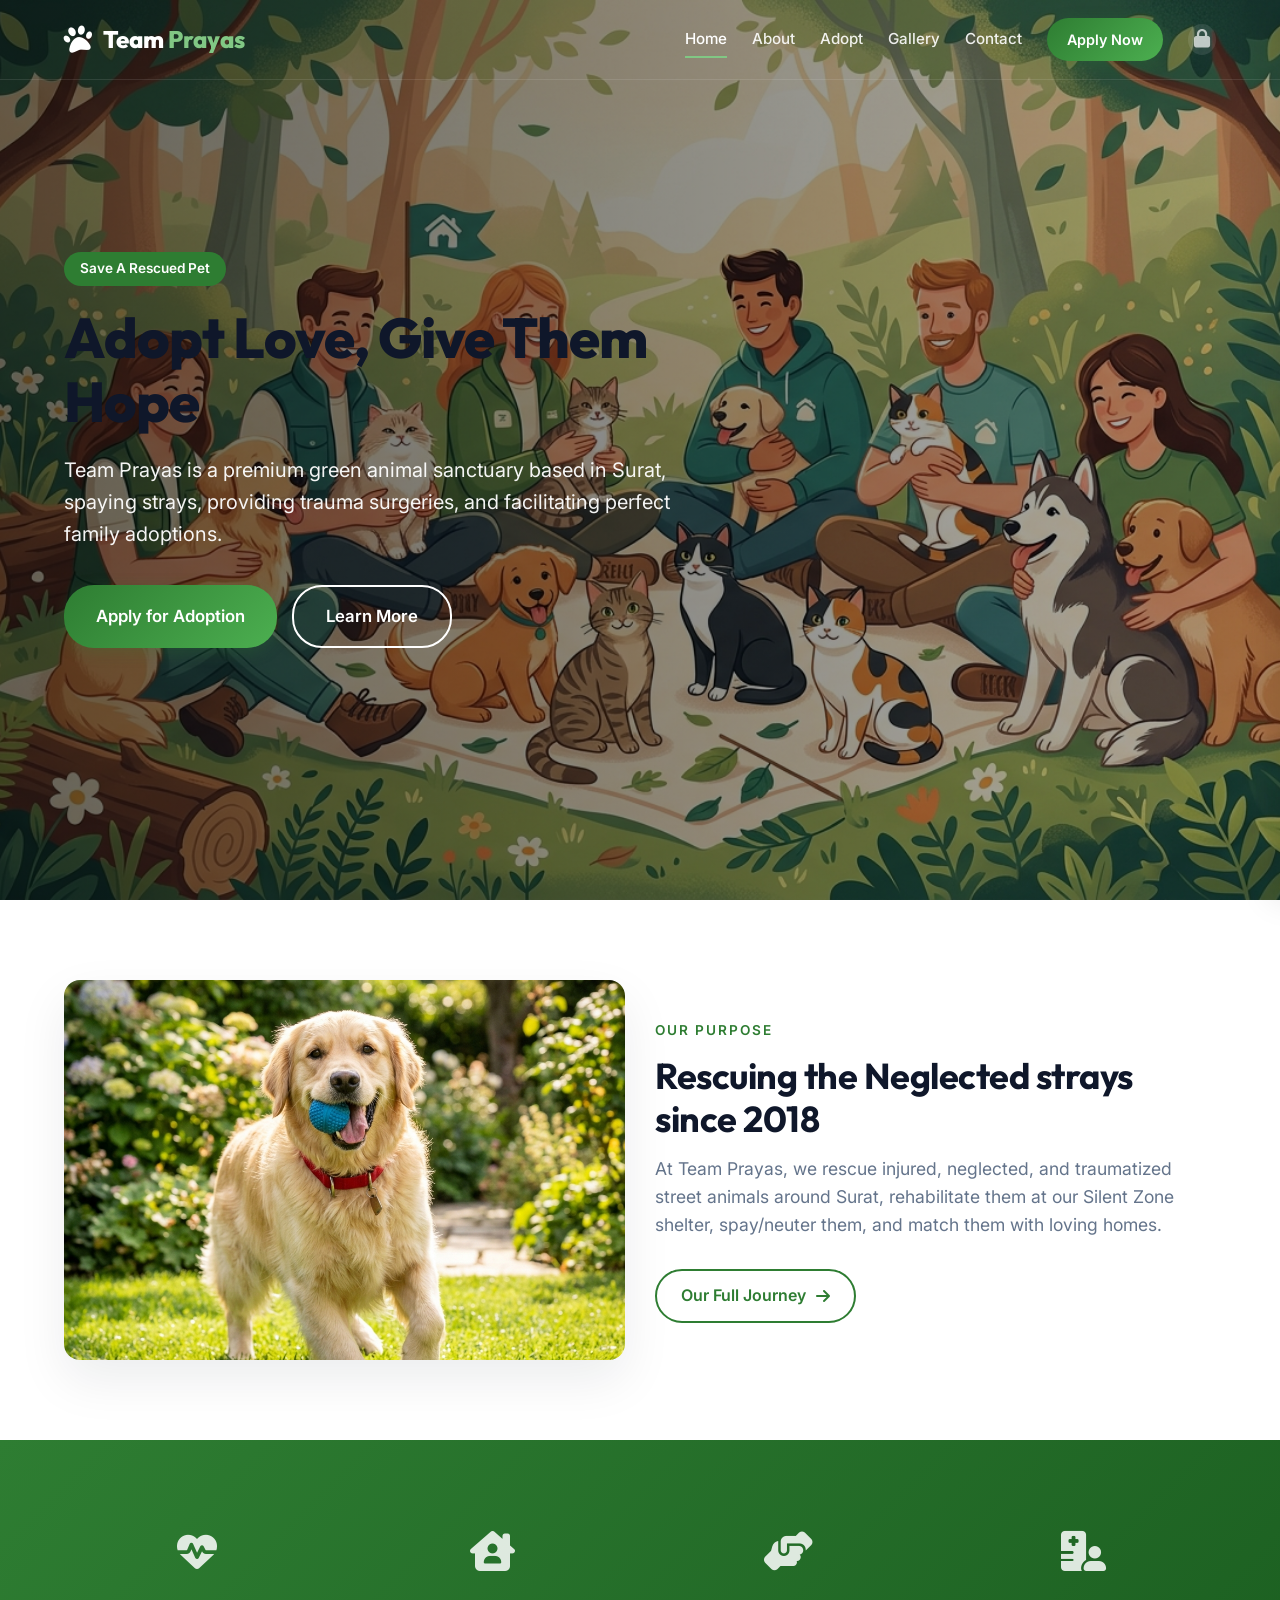
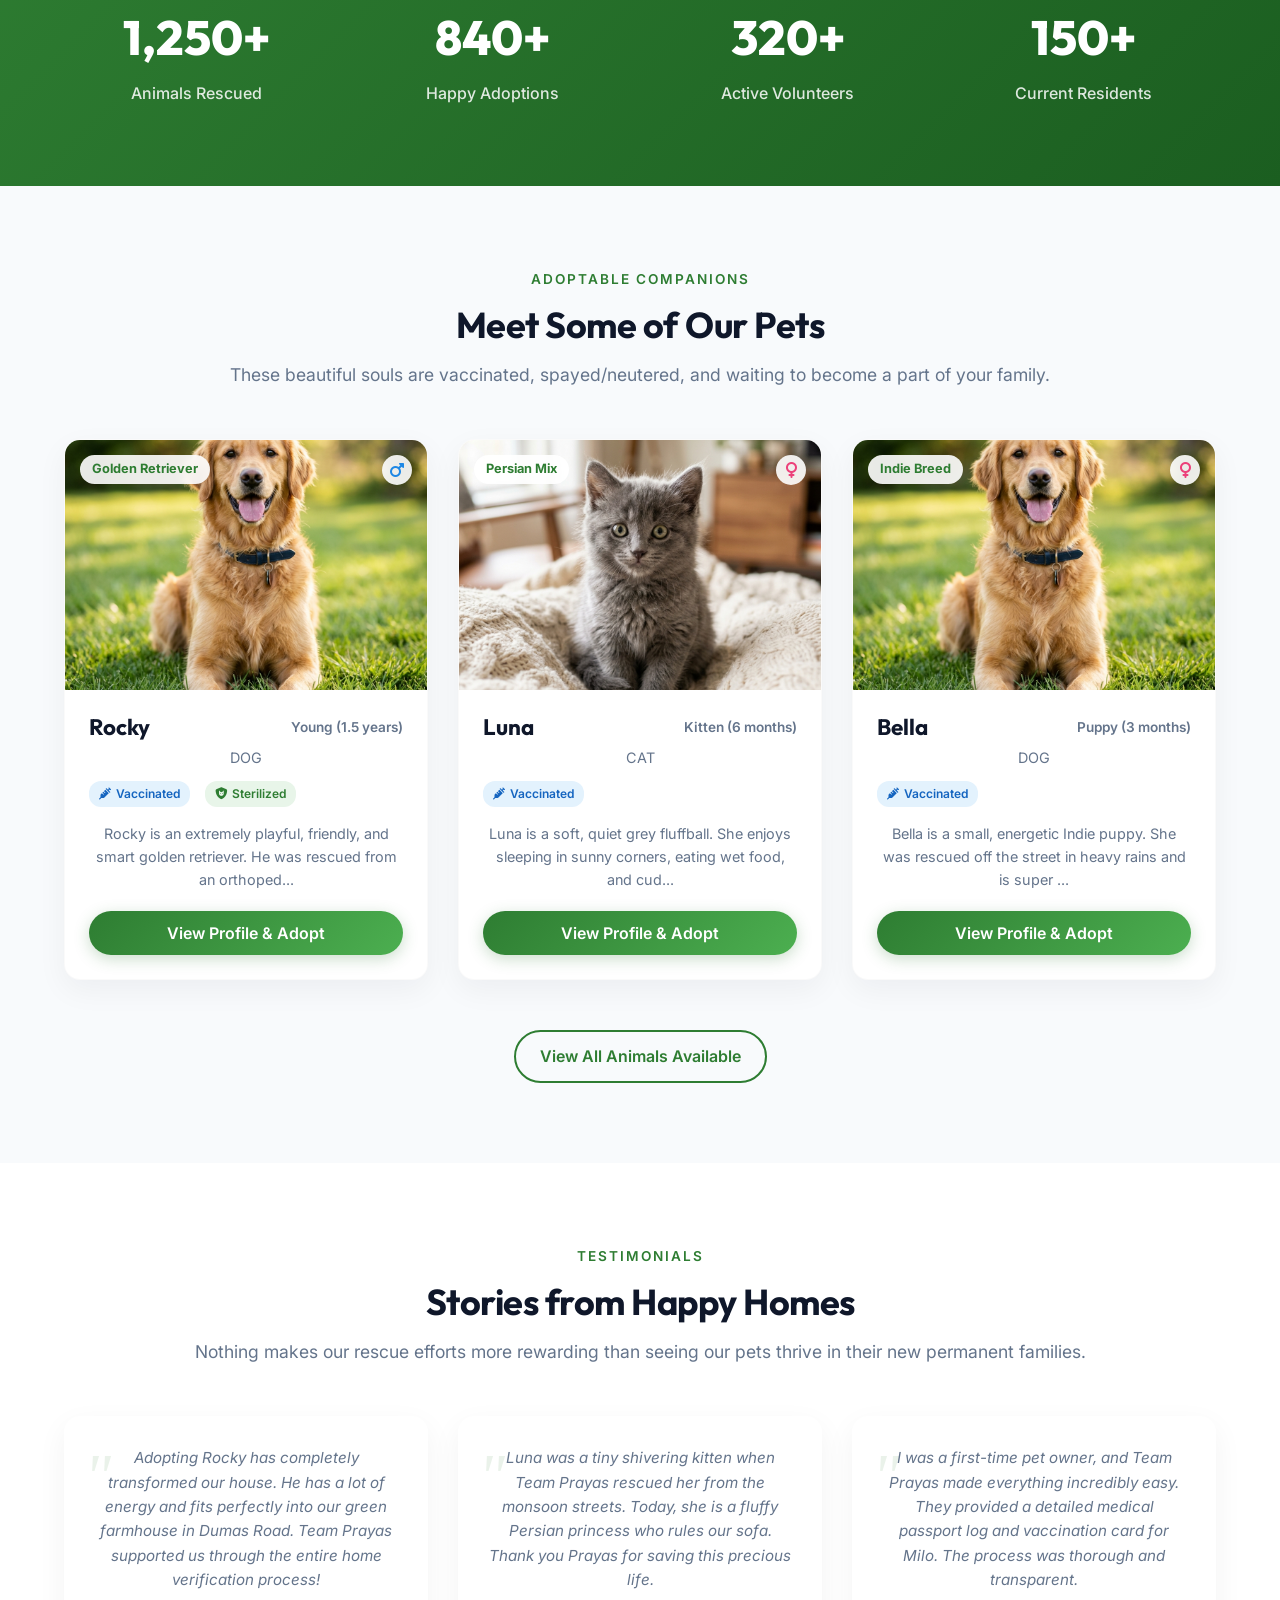
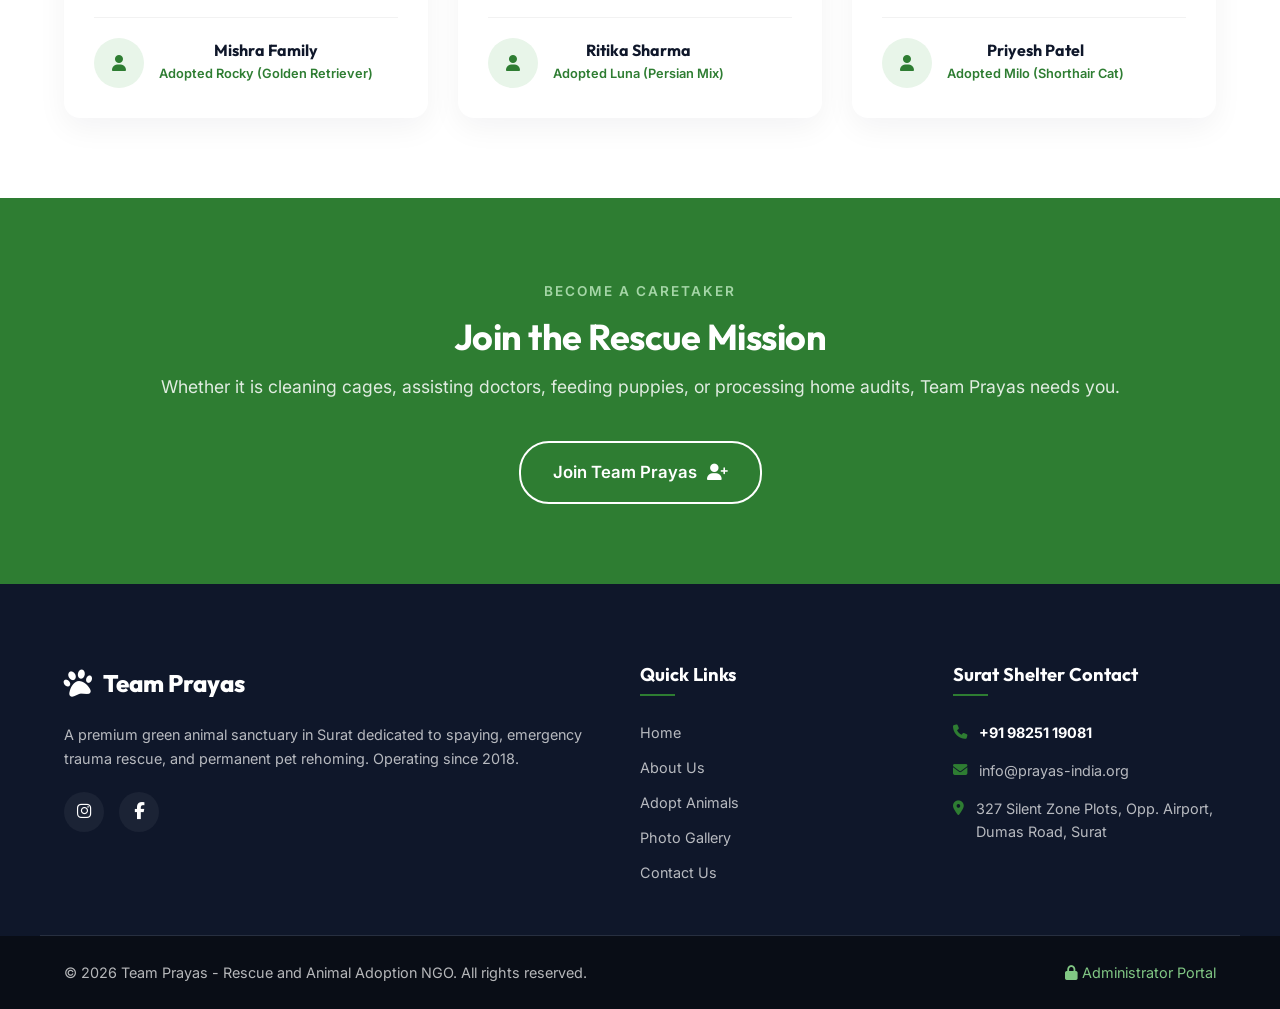
<file: index.html>
<!DOCTYPE html>
<html lang="en">
<head>
  <meta charset="UTF-8">
  <meta name="viewport" content="width=device-width, initial-scale=1.0">
  <title>Team Prayas - Premium Animal Rescue & Adoption Shelter</title>
  <!-- SEO Metadata -->
  <meta name="description" content="Team Prayas is a premium animal rescue NGO in Surat. Adopt dogs, cats, or birds. Join Team Prayas as a volunteer or support our shelter.">
  <meta name="keywords" content="animal shelter, adopt dog, adopt cat, animal rescue Surat, Team Prayas, volunteer NGO">
  <!-- Google Fonts -->
  <link rel="preconnect" href="https://fonts.googleapis.com">
  <link rel="preconnect" href="https://fonts.gstatic.com" crossorigin>
  <link href="https://fonts.googleapis.com/css2?family=Inter:wght@300;400;500;600;700&family=Outfit:wght@400;500;600;700;800&display=swap" rel="stylesheet">
  <!-- FontAwesome Icons -->
  <link rel="stylesheet" href="https://cdnjs.cloudflare.com/ajax/libs/font-awesome/6.4.0/css/all.min.css">
  <!-- Split Stylesheets -->
  <link rel="stylesheet" href="css/style.css">
  <link rel="stylesheet" href="css/animations.css">
  <link rel="stylesheet" href="css/responsive.css">
</head>
<body>

  <!-- Navigation Bar -->
  <header class="main-header">
    <div class="container header-container">
      <a href="index.html" class="logo" id="nav-logo">
        <i class="fa-solid fa-paw logo-icon"></i>
        <span class="logo-text">Team <span class="accent-text">Prayas</span></span>
      </a>
      
      <nav class="nav-menu" id="nav-menu-desktop">
        <a href="index.html" class="nav-link active">Home</a>
        <a href="about.html" class="nav-link">About</a>
        <a href="adoption.html" class="nav-link">Adopt</a>
        <a href="gallery.html" class="nav-link">Gallery</a>
        <a href="contact.html" class="nav-link">Contact</a>
        <a href="adoption.html" class="btn btn-gradient btn-nav">Apply Now</a>
        
        <!-- Subtle Admin Icon in top-right corner -->
        <a href="admin.html" class="admin-login-nav-item" title="Admin Login" target="_blank">
          <i class="fa-solid fa-lock"></i>
        </a>
      </nav>

      <button class="mobile-nav-toggle" id="mobile-toggle" aria-label="Toggle navigation menu">
        <i class="fa-solid fa-bars"></i>
      </button>
    </div>
  </header>

  <!-- Mobile Slide Drawer Menu -->
  <div class="mobile-menu-overlay" id="mobile-menu-overlay"></div>
  <div class="mobile-menu-drawer" id="mobile-menu-drawer">
    <div class="mobile-drawer-header">
      <a href="index.html" class="logo">
        <i class="fa-solid fa-paw logo-icon"></i>
        <span class="logo-text">Team Prayas</span>
      </a>
      <button class="mobile-menu-close" id="mobile-close" aria-label="Close navigation menu">
        <i class="fa-solid fa-xmark"></i>
      </button>
    </div>
    <nav class="mobile-drawer-links">
      <a href="index.html" class="mobile-link active">Home</a>
      <a href="about.html" class="mobile-link">About</a>
      <a href="adoption.html" class="mobile-link">Adopt</a>
      <a href="gallery.html" class="mobile-link">Gallery</a>
      <a href="contact.html" class="mobile-link">Contact</a>
      <a href="adoption.html" class="btn btn-gradient mobile-cta">Apply Now</a>
      
      <!-- Subtle Admin Link inside Mobile Menu -->
      <a href="admin.html" class="mobile-admin-link" target="_blank">
        <i class="fa-solid fa-lock"></i> Admin Portal
      </a>
    </nav>
  </div>

  <!-- Main SPA Content Wrapper -->
  <main class="main-content">
    
    <!-- Hero Section -->
    <section class="hero-section" style="background-image: url('assets/images/hero_banner.jpg');">
      <div class="hero-overlay"></div>
      <div class="container hero-container">
        <div class="hero-content animate-up">
          <span class="hero-badge">Save A Rescued Pet</span>
          <h1 class="hero-title">Adopt Love, Give Them Hope</h1>
          <p class="hero-subtitle">Team Prayas is a premium green animal sanctuary based in Surat, spaying strays, providing trauma surgeries, and facilitating perfect family adoptions.</p>
          <div class="hero-actions">
            <a href="adoption.html" class="btn btn-gradient btn-large ripple">Apply for Adoption</a>
            <a href="about.html" class="btn btn-outline-white btn-large ripple">Learn More</a>
          </div>
        </div>
      </div>
    </section>

    <!-- Mission & Statistics Counter -->
    <section class="section-padding bg-white reveal">
      <div class="container">
        <div class="grid grid-2-col align-center">
          <div>
            <img src="assets/images/success_after.jpg" alt="Smiling rescued dog" class="img-rounded shadow-large img-cover">
          </div>
          <div>
            <span class="section-subtitle">Our Purpose</span>
            <h2 class="section-title">Rescuing the Neglected strays since 2018</h2>
            <p class="section-desc">At Team Prayas, we rescue injured, neglected, and traumatized street animals around Surat, rehabilitate them at our Silent Zone shelter, spay/neuter them, and match them with loving homes.</p>
            
            <div class="margin-top-medium">
              <a href="about.html" class="btn btn-outline-green ripple">Our Full Journey <i class="fa-solid fa-arrow-right"></i></a>
            </div>
          </div>
        </div>
      </div>
    </section>

    <!-- Statistics Section -->
    <section class="stats-section section-padding">
      <div class="container stats-grid">
        <div class="stat-card" data-count="1250">
          <div class="stat-card-icon"><i class="fa-solid fa-heart-pulse"></i></div>
          <div class="stat-number">1,250+</div>
          <div class="stat-label">Animals Rescued</div>
        </div>
        <div class="stat-card" data-count="840">
          <div class="stat-card-icon"><i class="fa-solid fa-house-chimney-user"></i></div>
          <div class="stat-number">840+</div>
          <div class="stat-label">Happy Adoptions</div>
        </div>
        <div class="stat-card" data-count="320">
          <div class="stat-card-icon"><i class="fa-solid fa-handshake-angle"></i></div>
          <div class="stat-number">320+</div>
          <div class="stat-label">Active Volunteers</div>
        </div>
        <div class="stat-card" data-count="150">
          <div class="stat-card-icon"><i class="fa-solid fa-hospital-user"></i></div>
          <div class="stat-number">150+</div>
          <div class="stat-label">Current Residents</div>
        </div>
      </div>
    </section>

    <!-- Featured Animals Preview Section -->
    <section class="section-padding bg-light reveal">
      <div class="container text-center">
        <span class="section-subtitle">Adoptable Companions</span>
        <h2 class="section-title">Meet Some of Our Pets</h2>
        <p class="section-desc max-w-600">These beautiful souls are vaccinated, spayed/neutered, and waiting to become a part of your family.</p>
        
        <div class="animal-grid margin-top-large" id="home-featured-animals-grid">
          <!-- Populated dynamically via adoption.js -->
        </div>
        
        <div class="margin-top-large">
          <a href="adoption.html" class="btn btn-outline-green ripple">View All Animals Available</a>
        </div>
      </div>
    </section>

    <!-- Adopter Testimonials Section -->
    <section class="section-padding bg-white reveal">
      <div class="container text-center">
        <span class="section-subtitle">Testimonials</span>
        <h2 class="section-title">Stories from Happy Homes</h2>
        <p class="section-desc max-w-600">Nothing makes our rescue efforts more rewarding than seeing our pets thrive in their new permanent families.</p>
        
        <div class="testimonials-grid margin-top-large">
          <div class="testimonial-card">
            <p class="testimonial-text">Adopting Rocky has completely transformed our house. He has a lot of energy and fits perfectly into our green farmhouse in Dumas Road. Team Prayas supported us through the entire home verification process!</p>
            <div class="testimonial-profile">
              <div class="testimonial-avatar"><i class="fa-solid fa-user"></i></div>
              <div class="text-left">
                <h4 class="testimonial-name">Mishra Family</h4>
                <span class="testimonial-pet">Adopted Rocky (Golden Retriever)</span>
              </div>
            </div>
          </div>
          <div class="testimonial-card">
            <p class="testimonial-text">Luna was a tiny shivering kitten when Team Prayas rescued her from the monsoon streets. Today, she is a fluffy Persian princess who rules our sofa. Thank you Prayas for saving this precious life.</p>
            <div class="testimonial-profile">
              <div class="testimonial-avatar"><i class="fa-solid fa-user"></i></div>
              <div class="text-left">
                <h4 class="testimonial-name">Ritika Sharma</h4>
                <span class="testimonial-pet">Adopted Luna (Persian Mix)</span>
              </div>
            </div>
          </div>
          <div class="testimonial-card">
            <p class="testimonial-text">I was a first-time pet owner, and Team Prayas made everything incredibly easy. They provided a detailed medical passport log and vaccination card for Milo. The process was thorough and transparent.</p>
            <div class="testimonial-profile">
              <div class="testimonial-avatar"><i class="fa-solid fa-user"></i></div>
              <div class="text-left">
                <h4 class="testimonial-name">Priyesh Patel</h4>
                <span class="testimonial-pet">Adopted Milo (Shorthair Cat)</span>
              </div>
            </div>
          </div>
        </div>
      </div>
    </section>

    <!-- Join Our Team Volunteer Section -->
    <section class="section-padding bg-forest reveal">
      <div class="container text-center">
        <span class="section-subtitle" style="color:#A5D6A7;">Become A Caretaker</span>
        <h2 class="section-title" style="color:var(--white);">Join the Rescue Mission</h2>
        <p class="section-desc max-w-600" style="color:rgba(255,255,255,0.85); margin-bottom:40px;">Whether it is cleaning cages, assisting doctors, feeding puppies, or processing home audits, Team Prayas needs you.</p>
        <a href="https://sites.google.com/view/teamprayas-adoptions/join-the-team?authuser=0" target="_blank" class="btn btn-outline-white btn-large ripple">
          Join Team Prayas <i class="fa-solid fa-user-plus"></i>
        </a>
      </div>
    </section>

  </main>

  <!-- Footer -->
  <footer class="main-footer">
    <div class="container footer-grid">
      <div class="footer-col footer-brand">
        <a href="index.html" class="logo footer-logo">
          <i class="fa-solid fa-paw logo-icon"></i>
          <span class="logo-text">Team Prayas</span>
        </a>
        <p class="footer-desc">A premium green animal sanctuary in Surat dedicated to spaying, emergency trauma rescue, and permanent pet rehoming. Operating since 2018.</p>
        <div class="social-icons">
          <a href="https://www.instagram.com/teamprayas?igsh=amF1OXE2MnE0MHA1" target="_blank" aria-label="Instagram"><i class="fa-brands fa-instagram"></i></a>
          <a href="https://www.facebook.com/PrayasINDIA/" target="_blank" aria-label="Facebook"><i class="fa-brands fa-facebook-f"></i></a>
        </div>
      </div>

      <div class="footer-col">
        <h3>Quick Links</h3>
        <ul class="footer-links">
          <li><a href="index.html">Home</a></li>
          <li><a href="about.html">About Us</a></li>
          <li><a href="adoption.html">Adopt Animals</a></li>
          <li><a href="gallery.html">Photo Gallery</a></li>
          <li><a href="contact.html">Contact Us</a></li>
        </ul>
      </div>

      <div class="footer-col">
        <h3>Surat Shelter Contact</h3>
        <ul class="footer-contact-details">
          <li><i class="fa-solid fa-phone"></i> <a href="tel:+919825119081" style="font-weight:700; color:var(--white);">+91 98251 19081</a></li>
          <li><i class="fa-solid fa-envelope"></i> <a href="mailto:info@prayas-india.org">info@prayas-india.org</a></li>
          <li><i class="fa-solid fa-location-dot"></i> 327 Silent Zone Plots, Opp. Airport, Dumas Road, Surat</li>
        </ul>
      </div>
    </div>
    
    <div class="footer-bottom">
      <div class="container footer-bottom-container">
        <p>&copy; 2026 Team Prayas - Rescue and Animal Adoption NGO. All rights reserved.</p>
        <a href="admin.html" class="admin-portal-link" style="color:#81C784;" target="_blank"><i class="fa-solid fa-lock"></i> Administrator Portal</a>
      </div>
    </div>
  </footer>

  <!-- Scripts -->
  <script src="js/main.js"></script>
  <script src="js/adoption.js"></script>
</body>
</html>
</file>
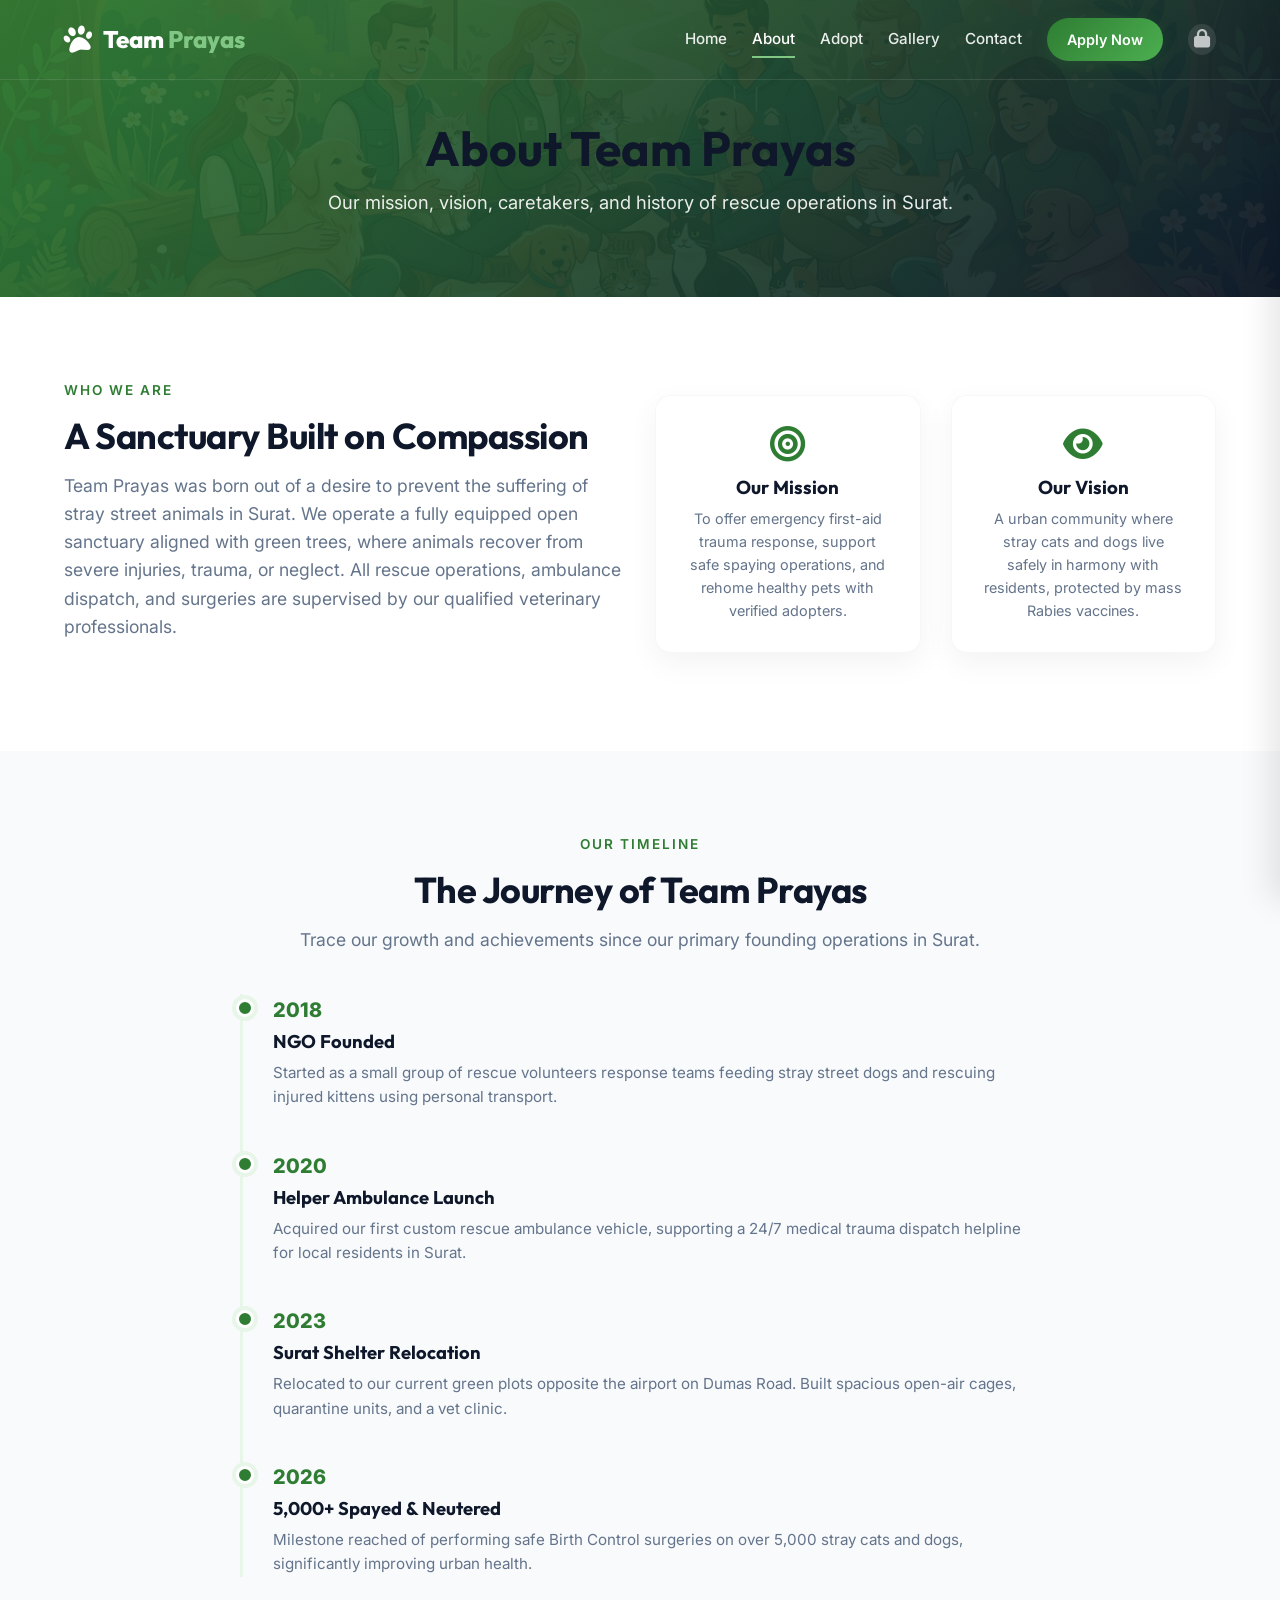
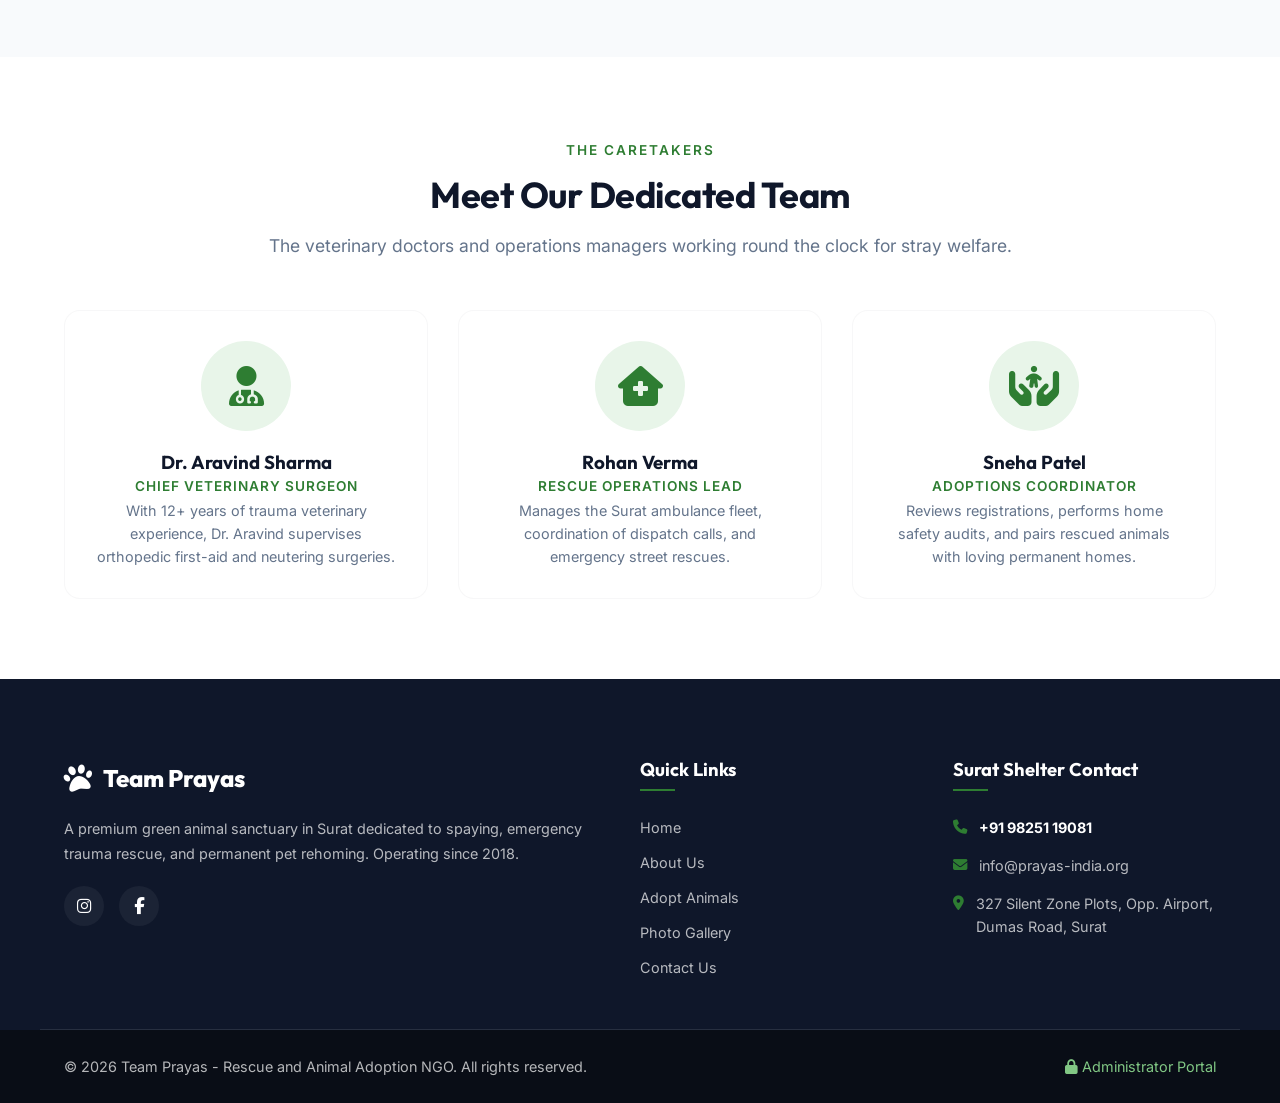
<file: about.html>
<!DOCTYPE html>
<html lang="en">
<head>
  <meta charset="UTF-8">
  <meta name="viewport" content="width=device-width, initial-scale=1.0">
  <title>About Us - Team Prayas Animal Shelter</title>
  <!-- Google Fonts -->
  <link rel="preconnect" href="https://fonts.googleapis.com">
  <link rel="preconnect" href="https://fonts.gstatic.com" crossorigin>
  <link href="https://fonts.googleapis.com/css2?family=Inter:wght@300;400;500;600;700&family=Outfit:wght@400;500;600;700;800&display=swap" rel="stylesheet">
  <!-- FontAwesome Icons -->
  <link rel="stylesheet" href="https://cdnjs.cloudflare.com/ajax/libs/font-awesome/6.4.0/css/all.min.css">
  <!-- Split Stylesheets -->
  <link rel="stylesheet" href="css/style.css">
  <link rel="stylesheet" href="css/animations.css">
  <link rel="stylesheet" href="css/responsive.css">
  
  <style>
    /* Custom Journey timeline styles */
    .timeline-container {
      position: relative;
      max-width: 800px;
      margin: 40px auto 0;
      padding-left: 30px;
      border-left: 3px solid var(--primary-light);
    }
    .timeline-node {
      position: relative;
      padding-bottom: 40px;
    }
    .timeline-node::before {
      content: '';
      position: absolute;
      left: -37px;
      top: 5px;
      width: 12px;
      height: 12px;
      border-radius: 50%;
      background-color: var(--primary-color);
      border: 3px solid var(--white);
      box-shadow: 0 0 0 4px var(--primary-light);
    }
    .timeline-year {
      font-size: 1.25rem;
      font-weight: 800;
      color: var(--primary-color);
      margin-bottom: 5px;
    }
    .timeline-node h3 {
      font-size: 1.15rem;
      margin-bottom: 8px;
    }
    .timeline-node p {
      color: var(--muted-slate);
      font-size: 0.95rem;
    }
    
    /* Custom Team avatar styles */
    .team-avatar-circle {
      width: 90px;
      height: 90px;
      border-radius: 50%;
      background-color: var(--primary-light);
      color: var(--primary-color);
      display: flex;
      align-items: center;
      justify-content: center;
      font-size: 2.5rem;
      margin: 0 auto 20px;
    }
    .team-card {
      text-align: center;
    }
    .team-role {
      color: var(--primary-color);
      font-weight: 600;
      font-size: 0.85rem;
      margin-bottom: 10px;
      text-transform: uppercase;
      letter-spacing: 1px;
    }
  </style>
</head>
<body>

  <!-- Navigation Bar -->
  <header class="main-header">
    <div class="container header-container">
      <a href="index.html" class="logo">
        <i class="fa-solid fa-paw logo-icon"></i>
        <span class="logo-text">Team <span class="accent-text">Prayas</span></span>
      </a>
      
      <nav class="nav-menu" id="nav-menu-desktop">
        <a href="index.html" class="nav-link">Home</a>
        <a href="about.html" class="nav-link active">About</a>
        <a href="adoption.html" class="nav-link">Adopt</a>
        <a href="gallery.html" class="nav-link">Gallery</a>
        <a href="contact.html" class="nav-link">Contact</a>
        <a href="adoption.html" class="btn btn-gradient btn-nav">Apply Now</a>
        
        <a href="admin.html" class="admin-login-nav-item" title="Admin Login" target="_blank">
          <i class="fa-solid fa-lock"></i>
        </a>
      </nav>

      <button class="mobile-nav-toggle" id="mobile-toggle" aria-label="Toggle navigation menu">
        <i class="fa-solid fa-bars"></i>
      </button>
    </div>
  </header>

  <!-- Mobile Slide Drawer -->
  <div class="mobile-menu-overlay" id="mobile-menu-overlay"></div>
  <div class="mobile-menu-drawer" id="mobile-menu-drawer">
    <div class="mobile-drawer-header">
      <a href="index.html" class="logo">
        <i class="fa-solid fa-paw logo-icon"></i>
        <span class="logo-text">Team Prayas</span>
      </a>
      <button class="mobile-menu-close" id="mobile-close" aria-label="Close navigation menu">
        <i class="fa-solid fa-xmark"></i>
      </button>
    </div>
    <nav class="mobile-drawer-links">
      <a href="index.html" class="mobile-link">Home</a>
      <a href="about.html" class="mobile-link active">About</a>
      <a href="adoption.html" class="mobile-link">Adopt</a>
      <a href="gallery.html" class="mobile-link">Gallery</a>
      <a href="contact.html" class="mobile-link">Contact</a>
      <a href="adoption.html" class="btn btn-gradient mobile-cta">Apply Now</a>
      
      <a href="admin.html" class="mobile-admin-link" target="_blank">
        <i class="fa-solid fa-lock"></i> Admin Portal
      </a>
    </nav>
  </div>

  <!-- Internal Hero Banner header -->
  <section class="internal-hero" style="background-image: url('assets/images/gallery4.jpg');">
    <div class="internal-hero-overlay"></div>
    <div class="container text-center">
      <h1 class="animate-up" style="font-size: 3rem;">About Team Prayas</h1>
      <p class="animate-up" style="margin-top: 10px; font-size: 1.15rem; color: rgba(255,255,255,0.9);">Our mission, vision, caretakers, and history of rescue operations in Surat.</p>
    </div>
  </section>

  <!-- Main about layout -->
  <main class="page-offset-container" style="margin-top:0;">
    
    <!-- Introduction Section -->
    <section class="section-padding bg-white">
      <div class="container">
        <div class="grid grid-2-col align-center">
          <div>
            <span class="section-subtitle">Who We Are</span>
            <h2 class="section-title">A Sanctuary Built on Compassion</h2>
            <p class="section-desc">Team Prayas was born out of a desire to prevent the suffering of stray street animals in Surat. We operate a fully equipped open sanctuary aligned with green trees, where animals recover from severe injuries, trauma, or neglect. All rescue operations, ambulance dispatch, and surgeries are supervised by our qualified veterinary professionals.</p>
          </div>
          <div>
            <div class="grid grid-2-col">
              <div class="card shadow-small text-center">
                <i class="fa-solid fa-bullseye" style="font-size:2.2rem; color:var(--primary-color); margin-bottom:15px;"></i>
                <h3>Our Mission</h3>
                <p style="color:var(--muted-slate); font-size:0.9rem; margin-top:8px;">To offer emergency first-aid trauma response, support safe spaying operations, and rehome healthy pets with verified adopters.</p>
              </div>
              <div class="card shadow-small text-center">
                <i class="fa-solid fa-eye" style="font-size:2.2rem; color:var(--primary-color); margin-bottom:15px;"></i>
                <h3>Our Vision</h3>
                <p style="color:var(--muted-slate); font-size:0.9rem; margin-top:8px;">A urban community where stray cats and dogs live safely in harmony with residents, protected by mass Rabies vaccines.</p>
              </div>
            </div>
          </div>
        </div>
      </div>
    </section>

    <!-- Achievements Journey Timeline -->
    <section class="section-padding bg-light reveal">
      <div class="container">
        <div class="text-center">
          <span class="section-subtitle">Our Timeline</span>
          <h2 class="section-title">The Journey of Team Prayas</h2>
          <p class="section-desc max-w-600">Trace our growth and achievements since our primary founding operations in Surat.</p>
        </div>

        <div class="timeline-container">
          <div class="timeline-node">
            <div class="timeline-year">2018</div>
            <h3>NGO Founded</h3>
            <p>Started as a small group of rescue volunteers response teams feeding stray street dogs and rescuing injured kittens using personal transport.</p>
          </div>
          <div class="timeline-node">
            <div class="timeline-year">2020</div>
            <h3>Helper Ambulance Launch</h3>
            <p>Acquired our first custom rescue ambulance vehicle, supporting a 24/7 medical trauma dispatch helpline for local residents in Surat.</p>
          </div>
          <div class="timeline-node">
            <div class="timeline-year">2023</div>
            <h3>Surat Shelter Relocation</h3>
            <p>Relocated to our current green plots opposite the airport on Dumas Road. Built spacious open-air cages, quarantine units, and a vet clinic.</p>
          </div>
          <div class="timeline-node" style="padding-bottom:0;">
            <div class="timeline-year">2026</div>
            <h3>5,000+ Spayed & Neutered</h3>
            <p>Milestone reached of performing safe Birth Control surgeries on over 5,000 stray cats and dogs, significantly improving urban health.</p>
          </div>
        </div>
      </div>
    </section>

    <!-- Meet Our Team Section -->
    <section class="section-padding bg-white reveal">
      <div class="container text-center">
        <span class="section-subtitle">The Caretakers</span>
        <h2 class="section-title">Meet Our Dedicated Team</h2>
        <p class="section-desc max-w-600">The veterinary doctors and operations managers working round the clock for stray welfare.</p>
        
        <div class="grid grid-3-col margin-top-large">
          <div class="card team-card">
            <div class="team-avatar-circle"><i class="fa-solid fa-user-doctor"></i></div>
            <h3>Dr. Aravind Sharma</h3>
            <span class="team-role">Chief Veterinary Surgeon</span>
            <p style="color:var(--muted-slate); font-size:0.9rem;">With 12+ years of trauma veterinary experience, Dr. Aravind supervises orthopedic first-aid and neutering surgeries.</p>
          </div>
          <div class="card team-card">
            <div class="team-avatar-circle"><i class="fa-solid fa-house-medical"></i></div>
            <h3>Rohan Verma</h3>
            <span class="team-role">Rescue Operations Lead</span>
            <p style="color:var(--muted-slate); font-size:0.9rem;">Manages the Surat ambulance fleet, coordination of dispatch calls, and emergency street rescues.</p>
          </div>
          <div class="card team-card">
            <div class="team-avatar-circle"><i class="fa-solid fa-hands-holding-child"></i></div>
            <h3>Sneha Patel</h3>
            <span class="team-role">Adoptions Coordinator</span>
            <p style="color:var(--muted-slate); font-size:0.9rem;">Reviews registrations, performs home safety audits, and pairs rescued animals with loving permanent homes.</p>
          </div>
        </div>
      </div>
    </section>

  </main>

  <!-- Footer -->
  <footer class="main-footer">
    <div class="container footer-grid">
      <div class="footer-col footer-brand">
        <a href="index.html" class="logo footer-logo">
          <i class="fa-solid fa-paw logo-icon"></i>
          <span class="logo-text">Team Prayas</span>
        </a>
        <p class="footer-desc">A premium green animal sanctuary in Surat dedicated to spaying, emergency trauma rescue, and permanent pet rehoming. Operating since 2018.</p>
        <div class="social-icons">
          <a href="https://www.instagram.com/teamprayas?igsh=amF1OXE2MnE0MHA1" target="_blank" aria-label="Instagram"><i class="fa-brands fa-instagram"></i></a>
          <a href="https://www.facebook.com/PrayasINDIA/" target="_blank" aria-label="Facebook"><i class="fa-brands fa-facebook-f"></i></a>
        </div>
      </div>

      <div class="footer-col">
        <h3>Quick Links</h3>
        <ul class="footer-links">
          <li><a href="index.html">Home</a></li>
          <li><a href="about.html">About Us</a></li>
          <li><a href="adoption.html">Adopt Animals</a></li>
          <li><a href="gallery.html">Photo Gallery</a></li>
          <li><a href="contact.html">Contact Us</a></li>
        </ul>
      </div>

      <div class="footer-col">
        <h3>Surat Shelter Contact</h3>
        <ul class="footer-contact-details">
          <li><i class="fa-solid fa-phone"></i> <a href="tel:+919825119081" style="font-weight:700; color:var(--white);">+91 98251 19081</a></li>
          <li><i class="fa-solid fa-envelope"></i> <a href="mailto:info@prayas-india.org">info@prayas-india.org</a></li>
          <li><i class="fa-solid fa-location-dot"></i> 327 Silent Zone Plots, Opp. Airport, Dumas Road, Surat</li>
        </ul>
      </div>
    </div>
    
    <div class="footer-bottom">
      <div class="container footer-bottom-container">
        <p>&copy; 2026 Team Prayas - Rescue and Animal Adoption NGO. All rights reserved.</p>
        <a href="admin.html" class="admin-portal-link" style="color:#81C784;" target="_blank"><i class="fa-solid fa-lock"></i> Administrator Portal</a>
      </div>
    </div>
  </footer>

  <!-- Scripts -->
  <script src="js/main.js"></script>
</body>
</html>
</file>
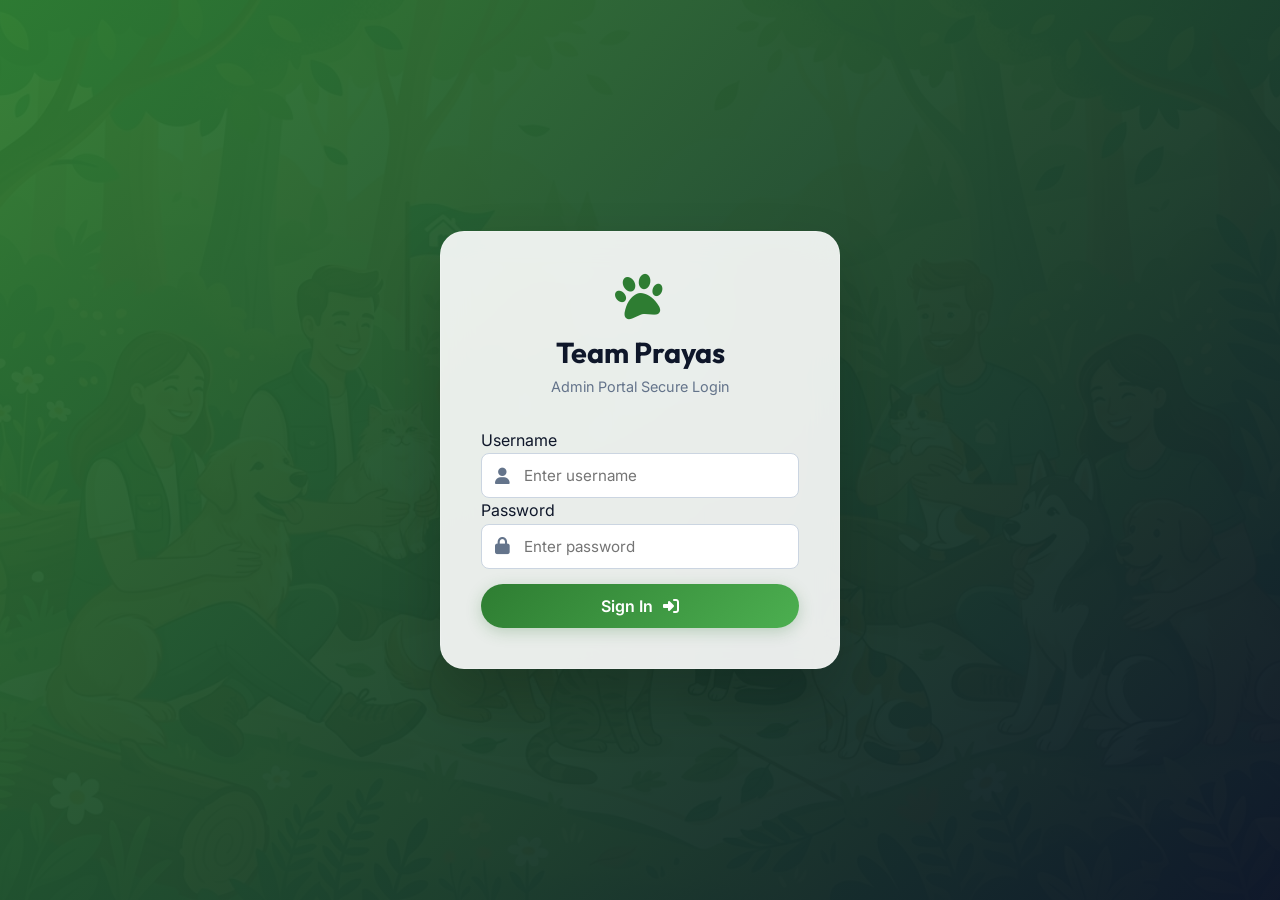
<file: admin.html>
<!DOCTYPE html>
<html lang="en">
<head>
  <meta charset="UTF-8">
  <meta name="viewport" content="width=device-width, initial-scale=1.0">
  <title>Team Prayas - Secure Administrator Portal</title>
  <!-- Google Fonts -->
  <link rel="preconnect" href="https://fonts.googleapis.com">
  <link rel="preconnect" href="https://fonts.gstatic.com" crossorigin>
  <link href="https://fonts.googleapis.com/css2?family=Inter:wght@300;400;500;600;700&family=Outfit:wght@400;500;600;700;800&display=swap" rel="stylesheet">
  <!-- FontAwesome Icons -->
  <link rel="stylesheet" href="https://cdnjs.cloudflare.com/ajax/libs/font-awesome/6.4.0/css/all.min.css">
  <!-- Stylesheets -->
  <link rel="stylesheet" href="css/style.css">
  <link rel="stylesheet" href="css/animations.css">
  <link rel="stylesheet" href="css/responsive.css">
  <!-- Admin Specific Stylesheet -->
  <link rel="stylesheet" href="css/admin.css">
</head>
<body>

  <!-- 1. SECURE LOGIN SCREEN PANEL -->
  <div class="login-screen-overlay" id="admin-login-screen">
    <div class="login-card shadow-large animate-up" id="login-card-container">
      <div class="login-header text-center">
        <i class="fa-solid fa-paw login-logo-icon"></i>
        <h2>Team Prayas</h2>
        <p>Admin Portal Secure Login</p>
      </div>
      
      <form id="admin-login-form" novalidate>
        <div class="form-group">
          <label for="login-username">Username</label>
          <div class="input-icon-wrapper">
            <i class="fa-solid fa-user input-icon"></i>
            <input type="text" id="login-username" required placeholder="Enter username" autocomplete="username">
          </div>
        </div>
        <div class="form-group">
          <label for="login-password">Password</label>
          <div class="input-icon-wrapper">
            <i class="fa-solid fa-lock input-icon"></i>
            <input type="password" id="login-password" required placeholder="Enter password" autocomplete="current-password">
          </div>
        </div>
        <button type="submit" class="btn btn-gradient btn-full margin-top-small">Sign In <i class="fa-solid fa-sign-in-alt"></i></button>
      </form>
    </div>
  </div>

  <!-- 2. MAIN ADMINISTRATOR WORKSPACE -->
  <div class="admin-workspace hidden" id="admin-dashboard-container">
    
    <!-- Sidebar collapsible drawer -->
    <aside class="admin-sidebar" id="admin-sidebar">
      <div class="sidebar-brand">
        <i class="fa-solid fa-paw brand-icon"></i>
        <span>Prayas Admin</span>
      </div>
      
      <nav class="sidebar-links">
        <a href="#dashboard" class="sidebar-link active" data-panel="dashboard">
          <i class="fa-solid fa-chart-pie"></i> <span>Dashboard</span>
        </a>
        <a href="#applications" class="sidebar-link" data-panel="applications">
          <i class="fa-solid fa-file-invoice"></i> <span>Applications</span>
        </a>
        <a href="#analytics" class="sidebar-link" data-panel="analytics">
          <i class="fa-solid fa-chart-simple"></i> <span>Analytics</span>
        </a>
        <a href="#settings" class="sidebar-link" data-panel="settings">
          <i class="fa-solid fa-gears"></i> <span>Settings</span>
        </a>
      </nav>

      <div class="sidebar-footer">
        <button class="btn btn-outline-white btn-full" id="admin-logout-btn">
          <i class="fa-solid fa-right-from-bracket"></i> <span>Logout</span>
        </button>
      </div>
    </aside>

    <!-- Main Content Area wrapper -->
    <div class="admin-main">
      
      <!-- Top header bar -->
      <header class="admin-topbar">
        <button class="sidebar-toggle" id="sidebar-toggle-btn" aria-label="Toggle Sidebar">
          <i class="fa-solid fa-bars-staggered"></i>
        </button>
        <h1 class="topbar-title" id="page-panel-title">Dashboard</h1>
        
        <div class="topbar-profile">
          <div class="profile-info">
            <span class="profile-name">Administrator</span>
            <span class="profile-role">dev_mode</span>
          </div>
          <div class="profile-avatar">
            <i class="fa-solid fa-user-gear"></i>
          </div>
        </div>
      </header>

      <!-- Panel Content Switcher -->
      <main class="admin-panel-container">

        <!-- PANEL A: DASHBOARD -->
        <section id="panel-dashboard" class="admin-panel active">
          <!-- Statistics Cards Grid -->
          <div class="stats-grid">
            <div class="dashboard-stat-card card-total">
              <div class="stat-card-left">
                <span class="stat-card-title">Total Applications</span>
                <span class="stat-card-val" id="val-total-apps">0</span>
              </div>
              <div class="stat-card-icon"><i class="fa-solid fa-folder-open"></i></div>
            </div>
            
            <div class="dashboard-stat-card card-pending">
              <div class="stat-card-left">
                <span class="stat-card-title">Pending</span>
                <span class="stat-card-val" id="val-pending-apps">0</span>
              </div>
              <div class="stat-card-icon"><i class="fa-solid fa-hourglass-half"></i></div>
            </div>

            <div class="dashboard-stat-card card-approved">
              <div class="stat-card-left">
                <span class="stat-card-title">Approved</span>
                <span class="stat-card-val" id="val-approved-apps">0</span>
              </div>
              <div class="stat-card-icon"><i class="fa-solid fa-circle-check"></i></div>
            </div>

            <div class="dashboard-stat-card card-rejected">
              <div class="stat-card-left">
                <span class="stat-card-title">Rejected</span>
                <span class="stat-card-val" id="val-rejected-apps">0</span>
              </div>
              <div class="stat-card-icon"><i class="fa-solid fa-circle-xmark"></i></div>
            </div>
          </div>

          <div class="stats-grid margin-top-medium">
            <div class="dashboard-stat-card card-today">
              <div class="stat-card-left">
                <span class="stat-card-title">Today's Applications</span>
                <span class="stat-card-val" id="val-today-apps">0</span>
              </div>
              <div class="stat-card-icon"><i class="fa-solid fa-calendar-day"></i></div>
            </div>

            <div class="dashboard-stat-card card-weekly">
              <div class="stat-card-left">
                <span class="stat-card-title">Weekly Applications</span>
                <span class="stat-card-val" id="val-weekly-apps">0</span>
              </div>
              <div class="stat-card-icon"><i class="fa-solid fa-calendar-week"></i></div>
            </div>
          </div>

          <!-- Timeline log feed of general activities -->
          <div class="dashboard-layout-2 margin-top-large">
            <div class="card shadow-small">
              <h3><i class="fa-solid fa-clock-rotate-left card-icon-green"></i> Live Activity Feed</h3>
              <p class="timeline-helper-text">Action logs of all adoption applications registered inside system.</p>
              
              <ul class="activity-timeline-feed" id="dashboard-activity-feed">
                <!-- Loaded dynamically via js/admin.js -->
              </ul>
            </div>
          </div>
        </section>

        <!-- PANEL B: APPLICATIONS TABLE -->
        <section id="panel-applications" class="admin-panel">
          <div class="card shadow-small">
            
            <!-- Controls row -->
            <div class="table-controls-wrapper">
              <div class="table-search-box">
                <i class="fa-solid fa-magnifying-glass table-search-icon"></i>
                <input type="text" id="table-search" placeholder="Search by name, email, or phone...">
              </div>
              
              <div class="table-filter-tabs" id="table-filter-tabs">
                <button class="filter-tab-btn active" data-filter="All">All</button>
                <button class="filter-tab-btn" data-filter="Pending">Pending</button>
                <button class="filter-tab-btn" data-filter="Under Review">Under Review</button>
                <button class="filter-tab-btn" data-filter="Approved">Approved</button>
                <button class="filter-tab-btn" data-filter="Rejected">Rejected</button>
              </div>
            </div>

            <!-- Table grid -->
            <div class="table-container">
              <table class="applications-table" id="applications-table">
                <thead>
                  <tr>
                    <th class="sortable" data-sort="id">ID <i class="fa-solid fa-sort sort-icon"></i></th>
                    <th class="sortable" data-sort="name">Applicant Name <i class="fa-solid fa-sort sort-icon"></i></th>
                    <th>Mobile</th>
                    <th>Email</th>
                    <th class="sortable" data-sort="animal">Preferred Pet <i class="fa-solid fa-sort sort-icon"></i></th>
                    <th class="sortable" data-sort="date">Submitted Date <i class="fa-solid fa-sort sort-icon"></i></th>
                    <th class="sortable" data-sort="status">Status <i class="fa-solid fa-sort sort-icon"></i></th>
                    <th>Actions</th>
                  </tr>
                </thead>
                <tbody id="table-body">
                  <!-- Generated dynamically via JS -->
                </tbody>
              </table>
            </div>

            <!-- Pagination footer -->
            <div class="table-pagination-footer">
              <span class="pagination-info" id="pagination-info">Showing 1 to 5 of 5 entries</span>
              <div class="pagination-btns">
                <button class="btn btn-secondary pagination-btn" id="btn-page-prev"><i class="fa-solid fa-chevron-left"></i> Previous</button>
                <button class="btn btn-secondary pagination-btn" id="btn-page-next">Next <i class="fa-solid fa-chevron-right"></i></button>
              </div>
            </div>

          </div>
        </section>

        <!-- PANEL C: APPLICANT DETAILS -->
        <section id="panel-details" class="admin-panel">
          <button class="btn btn-secondary" id="details-back-btn">
            <i class="fa-solid fa-arrow-left"></i> Back to Listings
          </button>
          
          <div class="details-layout margin-top-medium">
            <!-- Profile Sheet -->
            <div class="details-profile-card card shadow-small">
              <div class="details-profile-header">
                <div class="profile-meta-left">
                  <h2 id="det-name">John Doe</h2>
                  <p class="det-app-id" id="det-id">APP-2026-0000</p>
                  <span class="det-status-badge" id="det-status">Pending</span>
                </div>
                <div class="profile-actions-right">
                  <button class="btn btn-secondary" id="btn-print-app"><i class="fa-solid fa-print"></i> Print / Save PDF</button>
                  <button class="btn btn-outline-red" id="btn-delete-app"><i class="fa-solid fa-trash-can"></i> Delete</button>
                </div>
              </div>

              <!-- General details fields -->
              <div class="details-grid-fields margin-top-medium">
                <div class="detail-field-item">
                  <span class="field-label">Age / Gender</span>
                  <span class="field-val" id="det-age-gender">25 / Male</span>
                </div>
                <div class="detail-field-item">
                  <span class="field-label">Occupation</span>
                  <span class="field-val" id="det-occupation">Engineer</span>
                </div>
                <div class="detail-field-item">
                  <span class="field-label">Phone</span>
                  <span class="field-val" id="det-phone">9825112345</span>
                </div>
                <div class="detail-field-item">
                  <span class="field-label">Email</span>
                  <span class="field-val" id="det-email">john@example.com</span>
                </div>
                <div class="detail-field-item double-column">
                  <span class="field-label">Street Address</span>
                  <span class="field-val" id="det-address">Dumas Road, Surat</span>
                </div>
                <div class="detail-field-item">
                  <span class="field-label">Housing / Ownership</span>
                  <span class="field-val" id="det-house">Apartment (Own)</span>
                </div>
                <div class="detail-field-item">
                  <span class="field-label">Family Details</span>
                  <span class="field-val" id="det-family">4 members</span>
                </div>
                <div class="detail-field-item">
                  <span class="field-label">Preferred Pet</span>
                  <span class="field-val" id="det-animal">Rocky (Golden Retriever)</span>
                </div>
                <div class="detail-field-item">
                  <span class="field-label">Pet Experience</span>
                  <span class="field-val" id="det-experience">Have owned pets before</span>
                </div>
                <div class="detail-field-item double-column">
                  <span class="field-label">Adoption Reason</span>
                  <span class="field-val textarea-val" id="det-reason">Why adopt reason...</span>
                </div>
                <div class="detail-field-item double-column">
                  <span class="field-label">Metadata Uploads</span>
                  <span class="field-val" id="det-photo">filename.jpg</span>
                </div>
              </div>

              <!-- Status Action Panel buttons -->
              <div class="status-action-box margin-top-large">
                <h3>Update Application Status</h3>
                <div class="status-btn-row margin-top-small">
                  <button class="status-change-btn btn-status-pending" data-status="Pending">
                    <i class="fa-solid fa-hourglass-half"></i> Pending
                  </button>
                  <button class="status-change-btn btn-status-review" data-status="Under Review">
                    <i class="fa-solid fa-magnifying-glass"></i> Under Review
                  </button>
                  <button class="status-change-btn btn-status-approved" data-status="Approved">
                    <i class="fa-solid fa-circle-check"></i> Approve
                  </button>
                  <button class="status-change-btn btn-status-rejected" data-status="Rejected">
                    <i class="fa-solid fa-circle-xmark"></i> Reject
                  </button>
                </div>
              </div>
            </div>

            <!-- Notes logs right widgets -->
            <div class="details-meta-column">
              <!-- Internal Notes Panel -->
              <div class="card shadow-small">
                <h3><i class="fa-solid fa-note-sticky card-icon-green"></i> Internal Admin Notes</h3>
                
                <form id="details-add-note-form" class="margin-top-small">
                  <textarea id="note-text-input" rows="3" required placeholder="Type an internal note here..."></textarea>
                  <button type="submit" class="btn btn-gradient btn-full margin-top-small" id="note-submit-btn">
                    Add Note <i class="fa-solid fa-plus"></i>
                  </button>
                </form>

                <ul class="notes-list margin-top-medium" id="det-notes-list">
                  <!-- Dynamically populated via JS -->
                </ul>
              </div>

              <!-- Audit Timeline -->
              <div class="card shadow-small margin-top-medium">
                <h3><i class="fa-solid fa-list-check card-icon-green"></i> Activity timeline</h3>
                <ul class="application-history-timeline" id="det-history-list">
                  <!-- Dynamically populated via JS -->
                </ul>
              </div>
            </div>
          </div>
        </section>

        <!-- PANEL D: ANALYTICS -->
        <section id="panel-analytics" class="admin-panel">
          <div class="analytics-grid">
            <!-- Chart 1: Monthly applications volume -->
            <div class="chart-card card shadow-small">
              <h3>Monthly Applications Volume</h3>
              <p class="chart-helper">Total applications logged in current calendar year</p>
              <div class="chart-canvas-container" id="bar-chart-container">
                <!-- Dynamically generated SVG Bar chart -->
              </div>
            </div>

            <!-- Chart 2: Categories breakdown -->
            <div class="chart-card card shadow-small">
              <h3>Animal Categories Interest</h3>
              <p class="chart-helper">Ratio of Dogs, Cats vs Other requests</p>
              <div class="chart-canvas-container" id="donut-chart-container">
                <!-- Dynamically generated SVG Donut chart -->
              </div>
            </div>

            <!-- Chart 3: Approval rate pie -->
            <div class="chart-card card shadow-small">
              <h3>Adoption Status Breakdown</h3>
              <p class="chart-helper">Percentage share of Approved, Pending, Review & Rejected states</p>
              <div class="chart-canvas-container" id="status-chart-container">
                <!-- Dynamically generated SVG Status Pie chart -->
              </div>
            </div>

            <!-- Chart 4: Weekly submissions line -->
            <div class="chart-card card shadow-small">
              <h3>Weekly Submissions Trend</h3>
              <p class="chart-helper">Applications received over last 7 days</p>
              <div class="chart-canvas-container" id="line-chart-container">
                <!-- Dynamically generated SVG Line chart -->
              </div>
            </div>
          </div>
        </section>

        <!-- PANEL E: SETTINGS -->
        <section id="panel-settings" class="admin-panel">
          <div class="card shadow-small max-w-600">
            <h3>Update Administrator Credentials</h3>
            <p class="settings-helper-text">Change administrator credentials stored inside browser local storage database.</p>
            
            <form id="admin-settings-form" class="margin-top-medium">
              <div class="form-group">
                <label for="settings-username">Admin Username</label>
                <input type="text" id="settings-username" required placeholder="admin_dev">
              </div>
              <div class="form-group">
                <label for="settings-password">New Password</label>
                <input type="password" id="settings-password" required placeholder="1234">
              </div>
              <button type="submit" class="btn btn-gradient margin-top-small">Save Settings <i class="fa-solid fa-floppy-disk"></i></button>
            </form>
          </div>
        </section>

      </main>
    </div>
  </div>

  <!-- Printer print wrapper -->
  <div class="print-container" id="print-container"></div>

  <!-- Admin Toast Container -->
  <div class="toast-container" id="admin-toast-container"></div>

  <!-- Admin Scripts -->
  <script src="js/admin.js"></script>
</body>
</html>
</file>
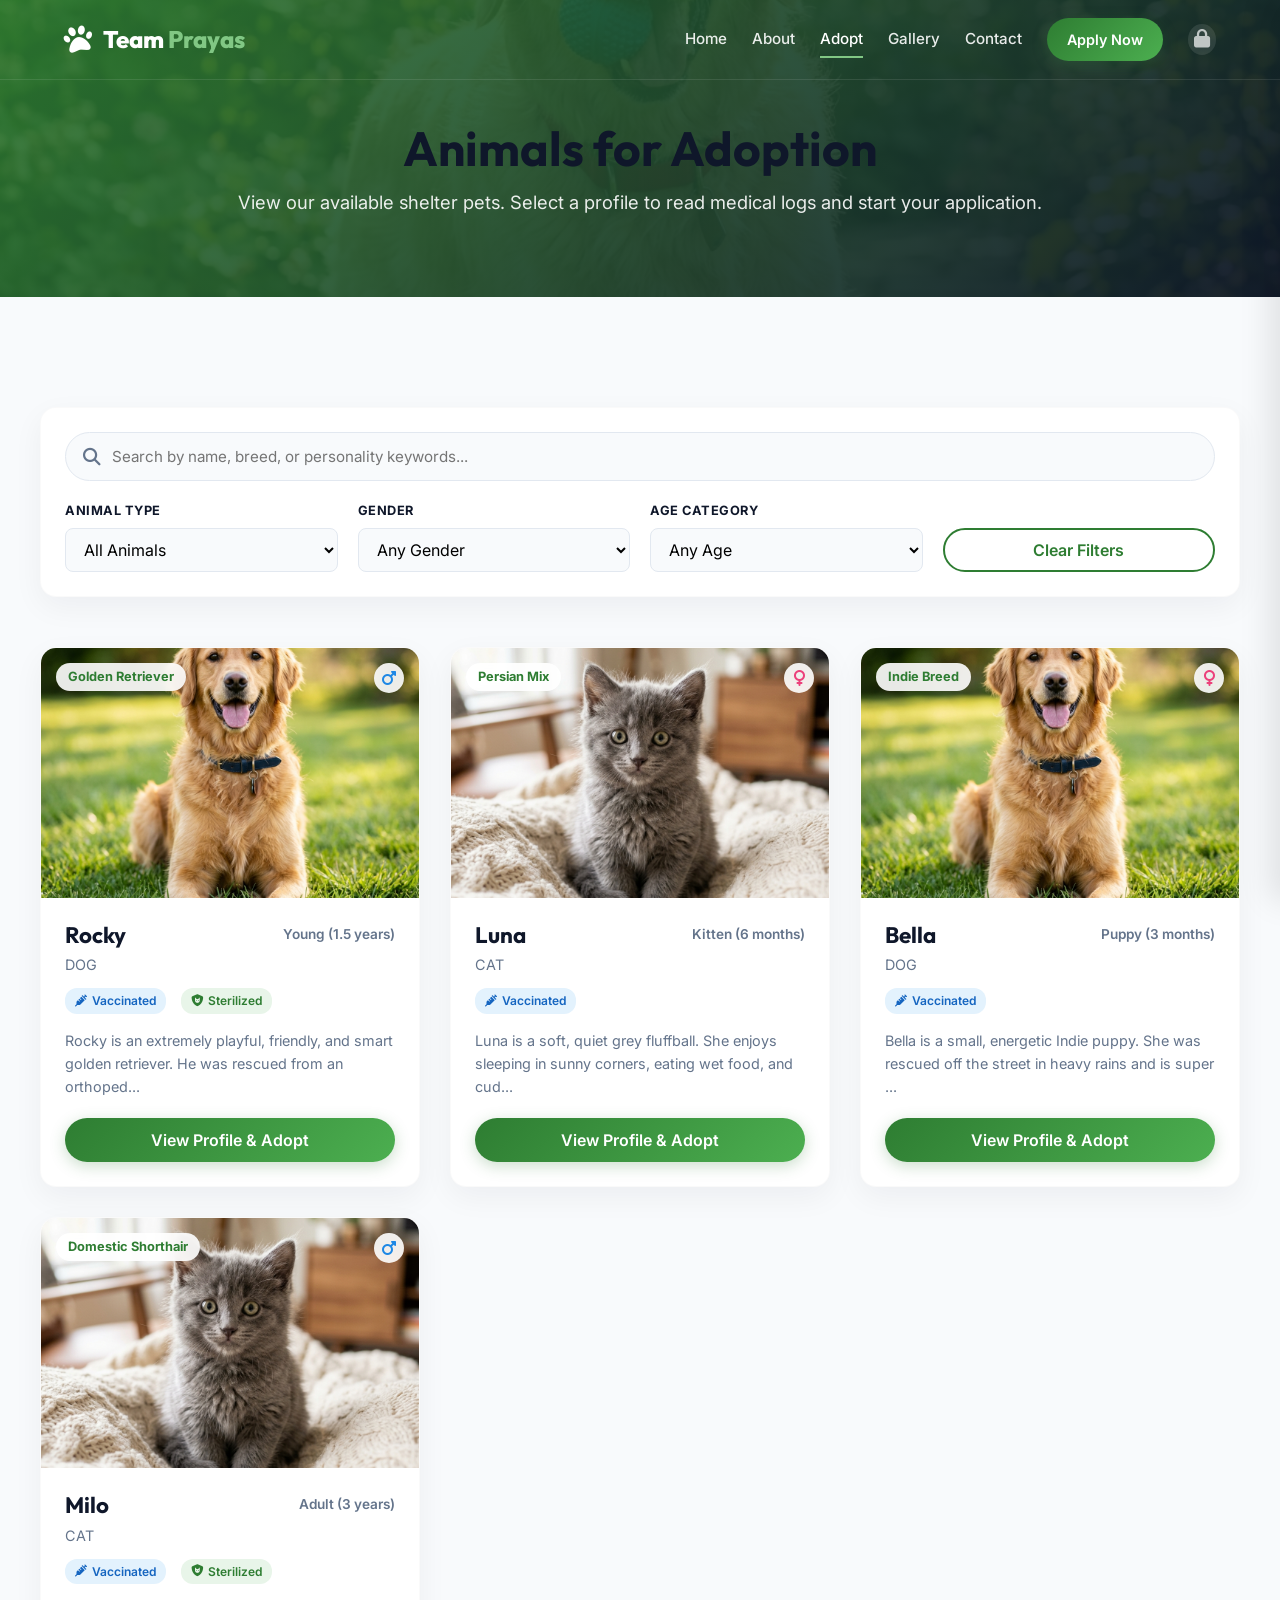
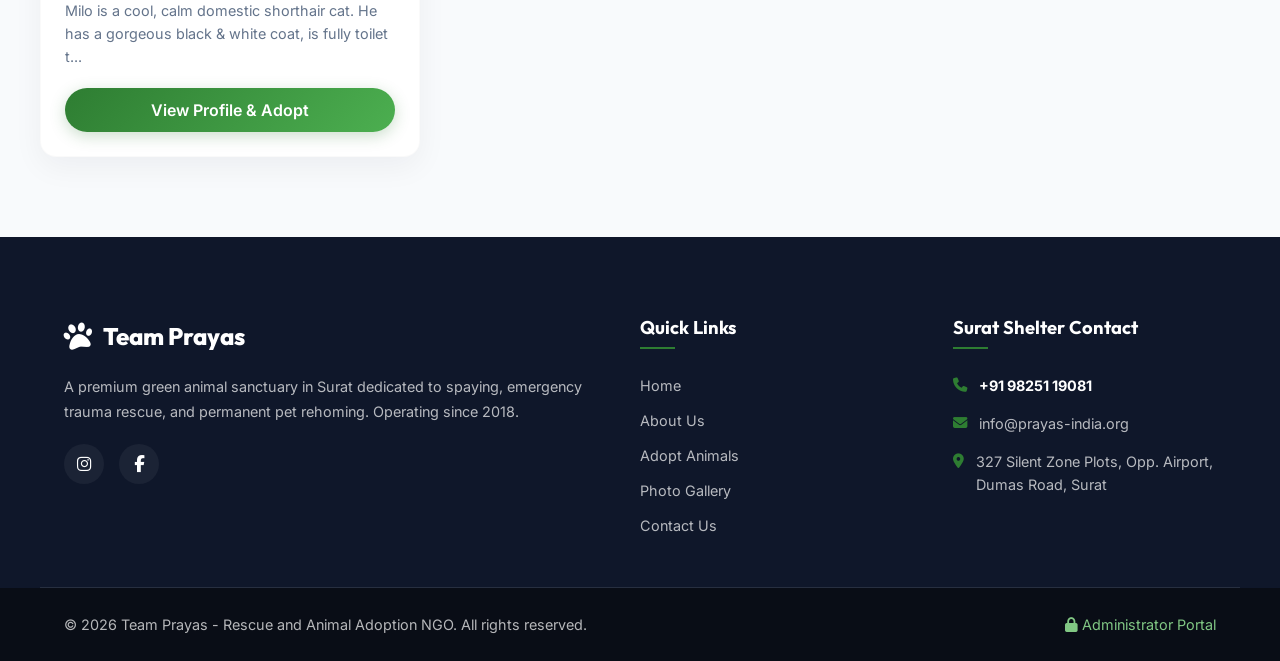
<file: adoption.html>
<!DOCTYPE html>
<html lang="en">
<head>
  <meta charset="UTF-8">
  <meta name="viewport" content="width=device-width, initial-scale=1.0">
  <title>Adopt Animals - Team Prayas Surat Shelter</title>
  <!-- Google Fonts -->
  <link rel="preconnect" href="https://fonts.googleapis.com">
  <link rel="preconnect" href="https://fonts.gstatic.com" crossorigin>
  <link href="https://fonts.googleapis.com/css2?family=Inter:wght@300;400;500;600;700&family=Outfit:wght@400;500;600;700;800&display=swap" rel="stylesheet">
  <!-- FontAwesome Icons -->
  <link rel="stylesheet" href="https://cdnjs.cloudflare.com/ajax/libs/font-awesome/6.4.0/css/all.min.css">
  <!-- Split Stylesheets -->
  <link rel="stylesheet" href="css/style.css">
  <link rel="stylesheet" href="css/animations.css">
  <link rel="stylesheet" href="css/responsive.css">
  
  <style>
    /* Styling for the details and wizard modals */
    .modal-overlay {
      position: fixed;
      top: 0;
      left: 0;
      width: 100%;
      height: 100%;
      background: rgba(15, 23, 42, 0.6);
      backdrop-filter: blur(8px);
      -webkit-backdrop-filter: blur(8px);
      z-index: 2000;
      display: none;
      justify-content: center;
      align-items: center;
      padding: 24px;
      overflow-y: auto;
    }
    .modal-overlay.active {
      display: flex;
    }
    .modal-card {
      background: var(--white);
      border-radius: var(--border-radius-lg);
      padding: 40px;
      position: relative;
      width: 100%;
      max-width: 600px;
      box-shadow: 0 30px 60px rgba(15, 23, 42, 0.2);
    }
    .modal-large {
      max-width: 900px;
    }
    .modal-close-btn {
      position: absolute;
      top: 20px;
      right: 20px;
      font-size: 2.2rem;
      background: transparent;
      color: var(--muted-slate);
      cursor: pointer;
    }
    .modal-close-btn:hover {
      color: var(--primary-color);
    }
    
    /* Details modal styles */
    .details-modal-layout {
      display: grid;
      grid-template-columns: 1.2fr 1.5fr;
      gap: 30px;
    }
    .details-modal-visual {
      position: relative;
      border-radius: var(--border-radius-md);
      overflow: hidden;
      height: 380px;
    }
    .details-modal-img {
      width: 100%;
      height: 100%;
      object-fit: cover;
    }
    .details-modal-tags {
      position: absolute;
      top: 15px;
      left: 15px;
      right: 15px;
      display: flex;
      justify-content: space-between;
      align-items: center;
    }
    .details-modal-info h2 {
      font-size: 2rem;
    }
    .details-modal-subtitle {
      color: var(--muted-slate);
      font-size: 0.95rem;
      font-weight: 600;
    }
    .details-divider {
      height: 1px;
      background: var(--border-color);
      margin: 15px 0;
    }
    .details-meta-grid {
      display: grid;
      grid-template-columns: 1fr;
      gap: 15px;
    }
    .meta-item {
      display: flex;
      flex-direction: column;
      gap: 3px;
    }
    .meta-label {
      font-size: 0.75rem;
      text-transform: uppercase;
      font-weight: 600;
      color: var(--muted-slate);
      letter-spacing: 0.5px;
    }
    .meta-val {
      font-size: 0.95rem;
      font-weight: 600;
    }
    .details-bio-text {
      color: var(--muted-slate);
      font-size: 0.95rem;
      line-height: 1.6;
    }

    /* Filter Panel controls */
    .filter-panel {
      background: var(--white);
      border-radius: var(--border-radius-md);
      padding: 24px;
      margin-top: 30px;
      display: flex;
      flex-direction: column;
      gap: 20px;
      box-shadow: var(--card-shadow);
      border: 1px solid rgba(15, 23, 42, 0.02);
    }
    .search-row {
      position: relative;
    }
    .search-row input {
      width: 100%;
      padding: 14px 16px 14px 46px;
      border-radius: 30px;
      border: 1px solid #E2E8F0;
      background: var(--light-bg);
      font-size: 0.95rem;
      transition: all 0.3s ease;
    }
    .search-row input:focus {
      border-color: var(--primary-color);
      background: var(--white);
      box-shadow: 0 0 0 4px rgba(46, 125, 50, 0.1);
    }
    .search-icon {
      position: absolute;
      left: 18px;
      top: 50%;
      transform: translateY(-50%);
      color: var(--muted-slate);
      font-size: 1.1rem;
    }
    .options-row {
      display: flex;
      gap: 20px;
      flex-wrap: wrap;
      align-items: flex-end;
    }
    .filter-group {
      display: flex;
      flex-direction: column;
      gap: 6px;
      flex: 1;
      min-width: 160px;
    }
    .filter-group label {
      font-size: 0.8rem;
      font-weight: 700;
      color: var(--dark-slate);
      text-transform: uppercase;
      letter-spacing: 0.5px;
    }
    .filter-group select {
      padding: 10px 14px;
      border-radius: var(--border-radius-sm);
      border: 1px solid #E2E8F0;
      background: var(--light-bg);
      cursor: pointer;
    }

    /* Adoption form wizard styles */
    .wizard-steps-header {
      display: flex;
      background: var(--light-bg);
      border-bottom: 1px solid rgba(0, 0, 0, 0.05);
      border-radius: var(--border-radius-sm) var(--border-radius-sm) 0 0;
      margin: -40px -40px 30px;
      padding: 0 10px;
    }
    .wizard-step {
      flex: 1;
      display: flex;
      align-items: center;
      justify-content: center;
      gap: 8px;
      padding: 20px 10px;
      color: var(--muted-slate);
      font-weight: 500;
      font-size: 0.85rem;
    }
    .wizard-step.active {
      color: var(--primary-color);
      font-weight: 700;
    }
    .wizard-step.completed {
      color: var(--primary-dark);
    }
    .step-dot {
      width: 24px;
      height: 24px;
      border-radius: 50%;
      background: var(--white);
      border: 2px solid #E2E8F0;
      display: flex;
      align-items: center;
      justify-content: center;
      font-size: 0.8rem;
      font-weight: 700;
    }
    .wizard-step.active .step-dot {
      border-color: var(--primary-color);
      background-color: var(--primary-light);
      color: var(--primary-color);
    }
    .wizard-step.completed .step-dot {
      border-color: var(--primary-color);
      background-color: var(--primary-color);
      color: var(--white);
    }
    .wizard-panel {
      display: none;
    }
    .wizard-panel.active {
      display: block;
    }
    .panel-title {
      font-size: 1.4rem;
      margin-bottom: 5px;
    }
    .panel-subtitle {
      font-size: 0.9rem;
      color: var(--muted-slate);
      margin-bottom: 25px;
    }
    
    /* Form groups controls layout */
    .form-grid {
      display: flex;
      flex-direction: column;
      gap: 15px;
    }
    .form-group {
      display: flex;
      flex-direction: column;
      gap: 6px;
    }
    .form-group-row-2 {
      display: grid;
      grid-template-columns: repeat(2, 1fr);
      gap: 15px;
    }
    .form-group label {
      font-size: 0.85rem;
      font-weight: 600;
      color: var(--dark-slate);
    }
    .required-label::after {
      content: ' *';
      color: var(--danger-color);
    }
    .form-group input, .form-group select, .form-group textarea {
      width: 100%;
      padding: 10px 14px;
      border-radius: var(--border-radius-sm);
      border: 1px solid #CBD5E1;
      background: var(--white);
      font-size: 0.95rem;
      transition: border-color 0.3s ease;
    }
    .form-group input:focus, .form-group select:focus, .form-group textarea:focus {
      border-color: var(--primary-color);
    }
    .error-message {
      font-size: 0.75rem;
      color: var(--danger-color);
      margin-top: 3px;
      display: none;
    }
    .form-group.has-error input, .form-group.has-error select, .form-group.has-error textarea {
      border-color: var(--danger-color);
      background-color: #FFF5F5;
    }
    .form-group.has-error .error-message {
      display: block;
    }
    .file-upload-wrapper {
      position: relative;
      width: 100%;
      height: 90px;
      border: 2px dashed #CBD5E1;
      border-radius: var(--border-radius-sm);
      display: flex;
      align-items: center;
      justify-content: center;
      background: var(--light-bg);
      cursor: pointer;
    }
    .file-upload-input {
      position: absolute;
      width: 100%;
      height: 100%;
      opacity: 0;
      cursor: pointer;
    }
    .file-upload-design {
      display: flex;
      flex-direction: column;
      align-items: center;
      gap: 5px;
      color: var(--muted-slate);
    }
    .checkbox-container {
      display: flex;
      gap: 10px;
      cursor: pointer;
      font-size: 0.85rem;
      color: var(--muted-slate);
    }
    .checkbox-container input {
      width: auto;
      margin-top: 3px;
    }
    .wizard-footer {
      display: flex;
      justify-content: space-between;
      border-top: 1px solid rgba(0, 0, 0, 0.05);
      margin-top: 25px;
      padding-top: 20px;
    }
    .no-results-card {
      background: var(--white);
      padding: 60px 40px;
      border-radius: var(--border-radius-md);
      box-shadow: var(--card-shadow);
      border: 1px solid rgba(15,23,42,0.02);
    }
  </style>
</head>
<body>

  <!-- Navigation Bar -->
  <header class="main-header">
    <div class="container header-container">
      <a href="index.html" class="logo">
        <i class="fa-solid fa-paw logo-icon"></i>
        <span class="logo-text">Team <span class="accent-text">Prayas</span></span>
      </a>
      
      <nav class="nav-menu" id="nav-menu-desktop">
        <a href="index.html" class="nav-link">Home</a>
        <a href="about.html" class="nav-link">About</a>
        <a href="adoption.html" class="nav-link active">Adopt</a>
        <a href="gallery.html" class="nav-link">Gallery</a>
        <a href="contact.html" class="nav-link">Contact</a>
        <a href="adoption.html" class="btn btn-gradient btn-nav">Apply Now</a>
        
        <a href="admin.html" class="admin-login-nav-item" title="Admin Login" target="_blank">
          <i class="fa-solid fa-lock"></i>
        </a>
      </nav>

      <button class="mobile-nav-toggle" id="mobile-toggle" aria-label="Toggle navigation menu">
        <i class="fa-solid fa-bars"></i>
      </button>
    </div>
  </header>

  <!-- Mobile Slide Drawer Menu -->
  <div class="mobile-menu-overlay" id="mobile-menu-overlay"></div>
  <div class="mobile-menu-drawer" id="mobile-menu-drawer">
    <div class="mobile-drawer-header">
      <a href="index.html" class="logo">
        <i class="fa-solid fa-paw logo-icon"></i>
        <span class="logo-text">Team Prayas</span>
      </a>
      <button class="mobile-menu-close" id="mobile-close" aria-label="Close navigation menu">
        <i class="fa-solid fa-xmark"></i>
      </button>
    </div>
    <nav class="mobile-drawer-links">
      <a href="index.html" class="mobile-link">Home</a>
      <a href="about.html" class="mobile-link">About</a>
      <a href="adoption.html" class="mobile-link active">Adopt</a>
      <a href="gallery.html" class="mobile-link">Gallery</a>
      <a href="contact.html" class="mobile-link">Contact</a>
      <a href="adoption.html" class="btn btn-gradient mobile-cta">Apply Now</a>
      
      <a href="admin.html" class="mobile-admin-link" target="_blank">
        <i class="fa-solid fa-lock"></i> Admin Portal
      </a>
    </nav>
  </div>

  <!-- Internal Hero Header -->
  <section class="internal-hero" style="background-image: url('assets/images/gallery3.jpg');">
    <div class="internal-hero-overlay"></div>
    <div class="container text-center">
      <h1 class="animate-up" style="font-size: 3rem;">Animals for Adoption</h1>
      <p class="animate-up" style="margin-top: 10px; font-size: 1.15rem; color: rgba(255,255,255,0.9);">View our available shelter pets. Select a profile to read medical logs and start your application.</p>
    </div>
  </section>

  <!-- Main Grid listings and Filters -->
  <main class="page-offset-container" style="margin-top:0;">
    
    <div class="container section-padding">
      
      <!-- Filter panel container -->
      <div class="filter-panel">
        <div class="search-row">
          <i class="fa-solid fa-magnifying-glass search-icon"></i>
          <input type="text" id="pet-search" placeholder="Search by name, breed, or personality keywords...">
        </div>
        
        <div class="options-row">
          <div class="filter-group">
            <label for="filter-type">Animal Type</label>
            <select id="filter-type">
              <option value="all">All Animals</option>
              <option value="dog">Dogs</option>
              <option value="cat">Cats</option>
            </select>
          </div>
          
          <div class="filter-group">
            <label for="filter-gender">Gender</label>
            <select id="filter-gender">
              <option value="all">Any Gender</option>
              <option value="Male">Male</option>
              <option value="Female">Female</option>
            </select>
          </div>
          
          <div class="filter-group">
            <label for="filter-age">Age Category</label>
            <select id="filter-age">
              <option value="all">Any Age</option>
              <option value="Puppy/Kitten">Puppy/Kitten (&lt;1 yr)</option>
              <option value="Young">Young (1-3 yrs)</option>
              <option value="Adult">Adult (&gt;3 yrs)</option>
            </select>
          </div>
          
          <div class="filter-group">
            <button class="btn btn-outline-green" style="padding: 10px 20px;" id="filter-reset">Clear Filters</button>
          </div>
        </div>
      </div>

      <!-- dynamic Grid wrapper -->
      <div class="animal-grid margin-top-large" id="adoption-listings-grid">
        <!-- Rendered dynamically via js/adoption.js -->
      </div>

      <!-- No results card -->
      <div id="no-animals-found" class="no-results-card text-center hidden margin-top-large">
        <i class="fa-solid fa-face-frown" style="font-size:3.5rem; color:var(--muted-slate); margin-bottom:20px;"></i>
        <h3>No pets found matching filters</h3>
        <p>Try resetting filters or adjusting search keywords.</p>
      </div>

    </div>
  </main>

  <!-- ADOPTION MULTI-STEP WIZARD MODAL -->
  <div class="modal-overlay" id="adoption-wizard-modal">
    <div class="modal-card modal-large animate-up">
      <button class="modal-close-btn" id="wizard-modal-close" aria-label="Close modal">&times;</button>
      
      <!-- Wizard Progress steps -->
      <div class="wizard-steps-header">
        <div class="wizard-step active" data-step="1">
          <span class="step-dot">1</span>
          <span class="step-label">Personal Details</span>
        </div>
        <div class="wizard-step" data-step="2">
          <span class="step-dot">2</span>
          <span class="step-label">Living & Address</span>
        </div>
        <div class="wizard-step" data-step="3">
          <span class="step-dot">3</span>
          <span class="step-label">Preferences</span>
        </div>
        <div class="wizard-step" data-step="4">
          <span class="step-dot">4</span>
          <span class="step-label">Agreement</span>
        </div>
      </div>

      <!-- Adoption Wizard Form -->
      <form id="adoption-wizard-form" novalidate>
        
        <!-- STEP 1: PERSONAL DETAILS -->
        <div class="wizard-panel active" data-panel="1">
          <h3 class="panel-title">Applicant Personal Info</h3>
          <p class="panel-subtitle">Enter your name, date of birth, and contact information.</p>
          
          <div class="form-grid">
            <div class="form-group">
              <label for="app-name" class="required-label">Full Name</label>
              <input type="text" id="app-name" required placeholder="John Doe">
              <span class="error-message">Full name must be at least 3 characters.</span>
            </div>
            
            <div class="form-group-row-2">
              <div class="form-group">
                <label for="app-dob" class="required-label">Date of Birth</label>
                <input type="date" id="app-dob" required>
                <span class="error-message">Date of birth is required.</span>
              </div>
              <div class="form-group">
                <label for="app-age" class="required-label">Age</label>
                <input type="number" id="app-age" required min="18" max="100" placeholder="25">
                <span class="error-message">You must be between 18 and 100 years old.</span>
              </div>
            </div>

            <div class="form-group-row-2">
              <div class="form-group">
                <label for="app-gender" class="required-label">Gender</label>
                <select id="app-gender" required>
                  <option value="">Select Gender</option>
                  <option value="Male">Male</option>
                  <option value="Female">Female</option>
                  <option value="Other">Other</option>
                </select>
                <span class="error-message">Please select a gender.</span>
              </div>
              <div class="form-group">
                <label for="app-phone" class="required-label">Phone Number</label>
                <input type="tel" id="app-phone" required pattern="^[0-9]{10}$" placeholder="9825112345">
                <span class="error-message">Please enter a valid 10-digit mobile number.</span>
              </div>
            </div>

            <div class="form-group">
              <label for="app-email" class="required-label">Email Address</label>
              <input type="email" id="app-email" required placeholder="john.doe@example.com">
              <span class="error-message">Please enter a valid email address.</span>
            </div>
          </div>

          <div class="wizard-footer">
            <span></span>
            <button type="button" class="btn btn-gradient btn-next" data-next="2">Next Step <i class="fa-solid fa-arrow-right"></i></button>
          </div>
        </div>

        <!-- STEP 2: ADDRESS & RESIDENCE -->
        <div class="wizard-panel" data-panel="2">
          <h3 class="panel-title">Living Situation & Address</h3>
          <p class="panel-subtitle">Provide details about your current house situation.</p>
          
          <div class="form-grid">
            <div class="form-group">
              <label for="app-address" class="required-label">Street Address</label>
              <input type="text" id="app-address" required placeholder="Flat / Plot No., Society, Road">
              <span class="error-message">Street address is required.</span>
            </div>
            
            <div class="form-group-row-2">
              <div class="form-group">
                <label for="app-city" class="required-label">City</label>
                <input type="text" id="app-city" required placeholder="Surat">
                <span class="error-message">City name is required.</span>
              </div>
              <div class="form-group">
                <label for="app-state" class="required-label">State</label>
                <input type="text" id="app-state" required placeholder="Gujarat">
                <span class="error-message">State name is required.</span>
              </div>
            </div>

            <div class="form-group">
              <label for="app-occupation" class="required-label">Occupation</label>
              <input type="text" id="app-occupation" required placeholder="Doctor, Business, Engineer...">
              <span class="error-message">Occupation field is required.</span>
            </div>

            <div class="form-group-row-2">
              <div class="form-group">
                <label for="app-house-type" class="required-label">Type of Residence</label>
                <select id="app-house-type" required>
                  <option value="">Select Residence</option>
                  <option value="Apartment">Apartment</option>
                  <option value="Independent House">Independent House</option>
                  <option value="Villa">Villa / Farmhouse</option>
                </select>
                <span class="error-message">Please select house type.</span>
              </div>
              <div class="form-group">
                <label for="app-own-rent" class="required-label">Ownership Status</label>
                <select id="app-own-rent" required>
                  <option value="">Select Ownership</option>
                  <option value="Own">Owned</option>
                  <option value="Rent">Rented</option>
                </select>
                <span class="error-message">Please select ownership status.</span>
              </div>
            </div>

            <div class="form-group-row-2">
              <div class="form-group">
                <label for="app-family" class="required-label">Family Members Count</label>
                <input type="number" id="app-family" required min="1" max="20" placeholder="4">
                <span class="error-message">Please enter count between 1 and 20.</span>
              </div>
              <div class="form-group">
                <label for="app-existing-pets">Existing Pets (If any)</label>
                <input type="text" id="app-existing-pets" placeholder="e.g. 1 Dog, None">
              </div>
            </div>
          </div>

          <div class="wizard-footer">
            <button type="button" class="btn btn-secondary btn-prev" data-prev="1"><i class="fa-solid fa-arrow-left"></i> Previous</button>
            <button type="button" class="btn btn-gradient btn-next" data-next="3">Next Step <i class="fa-solid fa-arrow-right"></i></button>
          </div>
        </div>

        <!-- STEP 3: PREFERENCES & PET EXPERIENCE -->
        <div class="wizard-panel" data-panel="3">
          <h3 class="panel-title">Preferences & Experience</h3>
          <p class="panel-subtitle">Select details of the animal you wish to adopt.</p>
          
          <div class="form-grid">
            <div class="form-group-row-2">
              <div class="form-group">
                <label for="app-pref-animal" class="required-label">Preferred Animal</label>
                <select id="app-pref-animal" required>
                  <option value="">Select Type</option>
                  <option value="Dog">Dog</option>
                  <option value="Cat">Cat</option>
                  <option value="Rabbit">Rabbit</option>
                  <option value="Bird">Bird</option>
                  <option value="Other">Other</option>
                </select>
                <span class="error-message">Please select preferred animal.</span>
              </div>
              <div class="form-group">
                <label for="app-pref-breed" class="required-label">Preferred Breed</label>
                <input type="text" id="app-pref-breed" required placeholder="e.g. Retriever, Indie, Mixed">
                <span class="error-message">Please enter preferred breed.</span>
              </div>
            </div>

            <div class="form-group-row-2">
              <div class="form-group">
                <label for="app-pref-age" class="required-label">Preferred Age Group</label>
                <select id="app-pref-age" required>
                  <option value="">Select Age Group</option>
                  <option value="Puppy / Kitten">Puppy / Kitten (&lt;1 yr)</option>
                  <option value="Young">Young (1-3 yrs)</option>
                  <option value="Adult">Adult (&gt;3 yrs)</option>
                </select>
                <span class="error-message">Please select age preference.</span>
              </div>
              <div class="form-group">
                <label for="app-pref-gender" class="required-label">Preferred Gender</label>
                <select id="app-pref-gender" required>
                  <option value="">Select Gender</option>
                  <option value="Male">Male</option>
                  <option value="Female">Female</option>
                  <option value="Any">No Preference</option>
                </select>
                <span class="error-message">Please select gender preference.</span>
              </div>
            </div>

            <div class="form-group">
              <label for="app-experience" class="required-label">Pet Experience Level</label>
              <select id="app-experience" required>
                <option value="">Select Experience</option>
                <option value="First-time owner">First-time Owner</option>
                <option value="Have owned pets before">Have owned pets before</option>
                <option value="Currently own pets">Currently own pets</option>
              </select>
              <span class="error-message">Please select experience level.</span>
            </div>

            <div class="form-group">
              <label for="app-reason" class="required-label">Reason for Adoption</label>
              <textarea id="app-reason" rows="3" required placeholder="Tell us why you want to adopt..."></textarea>
              <span class="error-message">Please enter a valid reason (min 15 characters).</span>
            </div>
          </div>

          <div class="wizard-footer">
            <button type="button" class="btn btn-secondary btn-prev" data-prev="2"><i class="fa-solid fa-arrow-left"></i> Previous</button>
            <button type="button" class="btn btn-gradient btn-next" data-next="4">Next Step <i class="fa-solid fa-arrow-right"></i></button>
          </div>
        </div>

        <!-- STEP 4: REGISTRATION & SUBMISSION -->
        <div class="wizard-panel" data-panel="4">
          <h3 class="panel-title">Verification & Agreement</h3>
          <p class="panel-subtitle">Upload ID verification details to submit application.</p>
          
          <div class="form-grid">
            <div class="form-group-row-2">
              <div class="form-group">
                <label for="app-financial" class="required-label">Financial Readiness</label>
                <select id="app-financial" required>
                  <option value="">Select Readiness</option>
                  <option value="Ready">Yes, fully prepared for food/medical costs</option>
                  <option value="Unsure">Somewhat prepared</option>
                </select>
                <span class="error-message">Please select financial readiness status.</span>
              </div>
              <div class="form-group">
                <label for="app-time" class="required-label">Daily Time Availability</label>
                <input type="text" id="app-time" required placeholder="e.g. 4 hours, all day">
                <span class="error-message">This field is required.</span>
              </div>
            </div>

            <div class="form-group">
              <label for="app-emergency" class="required-label">Emergency Contact Info</label>
              <input type="text" id="app-emergency" required placeholder="Relation, Name, Phone Number">
              <span class="error-message">Please provide emergency contact details.</span>
            </div>

            <div class="form-group">
              <label for="app-notes">Additional Notes</label>
              <input type="text" id="app-notes" placeholder="Any extra information...">
            </div>

            <div class="form-group">
              <label for="app-photo" class="required-label">Upload ID Proof (Aadhar / Driving License)</label>
              <div class="file-upload-wrapper">
                <input type="file" id="app-photo" accept="image/*" required class="file-upload-input">
                <div class="file-upload-design">
                  <i class="fa-solid fa-cloud-arrow-up" style="font-size: 1.8rem; color:var(--primary-color);"></i>
                  <span id="file-upload-label">Choose ID file...</span>
                </div>
              </div>
              <span class="error-message">Please upload a valid image file.</span>
            </div>

            <div class="form-group terms-checkbox-group">
              <label class="checkbox-container">
                <input type="checkbox" id="app-terms" required>
                <span class="checkbox-text">I declare that all provided details are true, and I agree to cooperate with Team Prayas home checks.</span>
              </label>
              <span class="error-message" style="margin-top:8px;">You must accept the declaration to submit.</span>
            </div>
          </div>

          <div class="wizard-footer">
            <button type="button" class="btn btn-secondary btn-prev" data-prev="3"><i class="fa-solid fa-arrow-left"></i> Previous</button>
            <button type="submit" class="btn btn-gradient btn-submit" id="submit-wizard-btn">Submit Application <i class="fa-solid fa-circle-check"></i></button>
          </div>
        </div>

      </form>
    </div>
  </div>

  <!-- Footer -->
  <footer class="main-footer">
    <div class="container footer-grid">
      <div class="footer-col footer-brand">
        <a href="index.html" class="logo footer-logo">
          <i class="fa-solid fa-paw logo-icon"></i>
          <span class="logo-text">Team Prayas</span>
        </a>
        <p class="footer-desc">A premium green animal sanctuary in Surat dedicated to spaying, emergency trauma rescue, and permanent pet rehoming. Operating since 2018.</p>
        <div class="social-icons">
          <a href="https://www.instagram.com/teamprayas?igsh=amF1OXE2MnE0MHA1" target="_blank" aria-label="Instagram"><i class="fa-brands fa-instagram"></i></a>
          <a href="https://www.facebook.com/PrayasINDIA/" target="_blank" aria-label="Facebook"><i class="fa-brands fa-facebook-f"></i></a>
        </div>
      </div>

      <div class="footer-col">
        <h3>Quick Links</h3>
        <ul class="footer-links">
          <li><a href="index.html">Home</a></li>
          <li><a href="about.html">About Us</a></li>
          <li><a href="adoption.html">Adopt Animals</a></li>
          <li><a href="gallery.html">Photo Gallery</a></li>
          <li><a href="contact.html">Contact Us</a></li>
        </ul>
      </div>

      <div class="footer-col">
        <h3>Surat Shelter Contact</h3>
        <ul class="footer-contact-details">
          <li><i class="fa-solid fa-phone"></i> <a href="tel:+919825119081" style="font-weight:700; color:var(--white);">+91 98251 19081</a></li>
          <li><i class="fa-solid fa-envelope"></i> <a href="mailto:info@prayas-india.org">info@prayas-india.org</a></li>
          <li><i class="fa-solid fa-location-dot"></i> 327 Silent Zone Plots, Opp. Airport, Dumas Road, Surat</li>
        </ul>
      </div>
    </div>
    
    <div class="footer-bottom">
      <div class="container footer-bottom-container">
        <p>&copy; 2026 Team Prayas - Rescue and Animal Adoption NGO. All rights reserved.</p>
        <a href="admin.html" class="admin-portal-link" style="color:#81C784;" target="_blank"><i class="fa-solid fa-lock"></i> Administrator Portal</a>
      </div>
    </div>
  </footer>

  <!-- Scripts -->
  <script src="js/main.js"></script>
  <script src="js/adoption.js"></script>
</body>
</html>
</file>
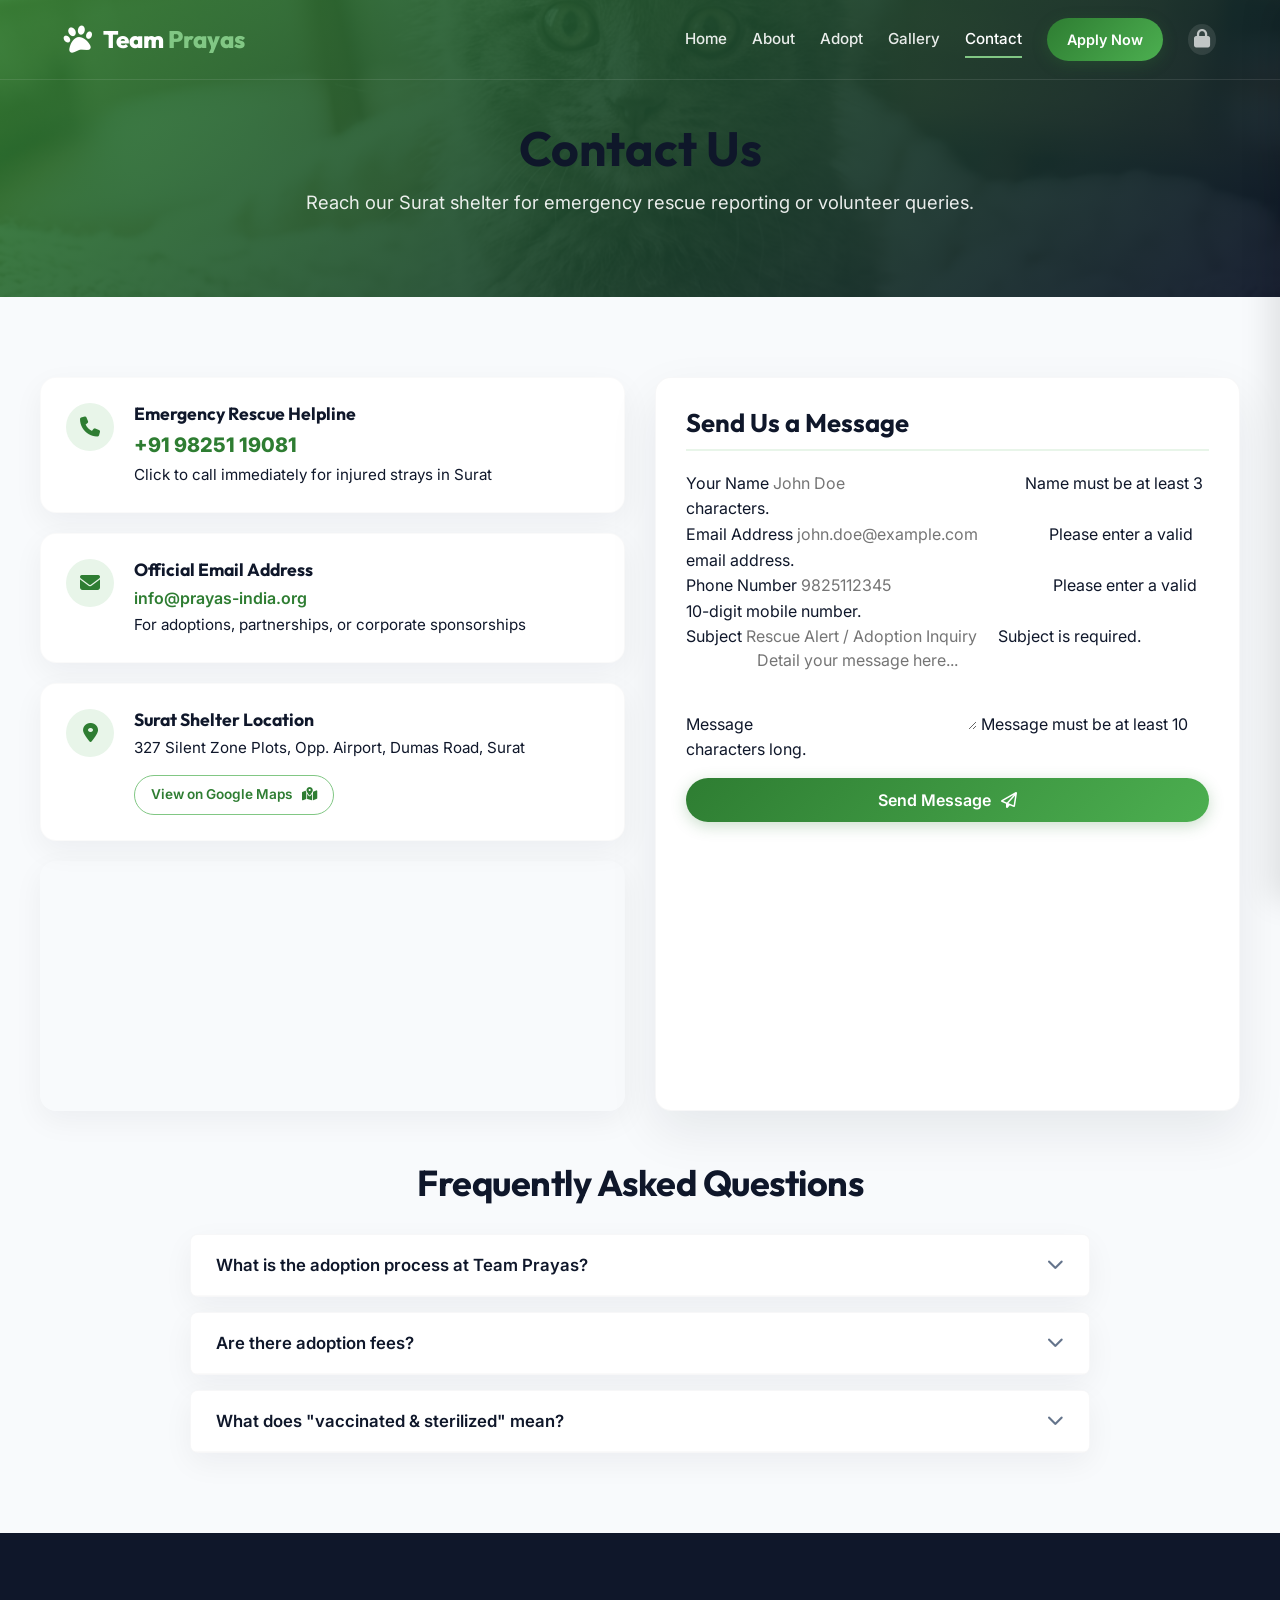
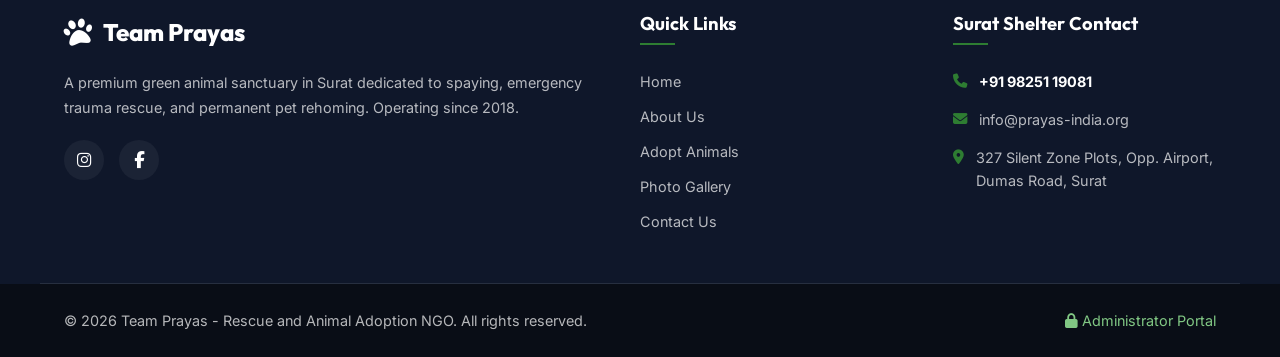
<file: contact.html>
<!DOCTYPE html>
<html lang="en">
<head>
  <meta charset="UTF-8">
  <meta name="viewport" content="width=device-width, initial-scale=1.0">
  <title>Contact Us - Team Prayas Animal Shelter</title>
  <!-- Google Fonts -->
  <link rel="preconnect" href="https://fonts.googleapis.com">
  <link rel="preconnect" href="https://fonts.gstatic.com" crossorigin>
  <link href="https://fonts.googleapis.com/css2?family=Inter:wght@300;400;500;600;700&family=Outfit:wght@400;500;600;700;800&display=swap" rel="stylesheet">
  <!-- FontAwesome Icons -->
  <link rel="stylesheet" href="https://cdnjs.cloudflare.com/ajax/libs/font-awesome/6.4.0/css/all.min.css">
  <!-- Split Stylesheets -->
  <link rel="stylesheet" href="css/style.css">
  <link rel="stylesheet" href="css/animations.css">
  <link rel="stylesheet" href="css/responsive.css">
  
  <style>
    /* FAQ Accordion styles */
    .faq-container {
      max-width: 900px;
      margin: 50px auto 0;
    }
    .faq-accordion {
      display: flex;
      flex-direction: column;
      gap: 15px;
    }
    .faq-item {
      background: var(--white);
      border-radius: var(--border-radius-sm);
      box-shadow: var(--card-shadow);
      border: 1px solid rgba(15, 23, 42, 0.03);
      overflow: hidden;
    }
    .faq-question {
      width: 100%;
      text-align: left;
      padding: 20px 25px;
      background: var(--white);
      font-weight: 600;
      font-size: 1.05rem;
      color: var(--dark-slate);
      display: flex;
      justify-content: space-between;
      align-items: center;
      cursor: pointer;
    }
    .faq-question:hover {
      background: var(--primary-light);
      color: var(--primary-color);
    }
    .faq-arrow {
      transition: transform 0.3s ease;
      color: var(--muted-slate);
    }
    .faq-item.active .faq-arrow {
      transform: rotate(180deg);
      color: var(--primary-color);
    }
    .faq-answer {
      max-height: 0;
      overflow: hidden;
      transition: max-height 0.3s ease-out;
      border-top: 1px solid rgba(0,0,0,0.02);
    }
    .faq-answer p {
      padding: 20px 25px;
      color: var(--muted-slate);
      font-size: 0.95rem;
    }
    .faq-item.active .faq-answer {
      max-height: 200px;
    }
    
    /* Contact grid layouts */
    .contact-details {
      display: flex;
      flex-direction: column;
      gap: 20px;
    }
    .contact-card {
      background: var(--white);
      padding: 25px;
      border-radius: var(--border-radius-md);
      box-shadow: var(--card-shadow);
      display: flex;
      gap: 20px;
      align-items: flex-start;
      border: 1px solid rgba(15, 23, 42, 0.02);
    }
    .contact-card .card-icon {
      width: 48px;
      height: 48px;
      border-radius: 50%;
      background-color: var(--primary-light);
      color: var(--primary-color);
      display: flex;
      align-items: center;
      justify-content: center;
      font-size: 1.25rem;
      flex-shrink: 0;
    }
    .contact-card h3 {
      font-size: 1.1rem;
      margin-bottom: 5px;
    }
    .contact-card p {
      font-size: 0.95rem;
      color: var(--dark-slate);
    }
    .tel-number {
      font-size: 1.25rem;
      font-weight: 800;
      color: var(--primary-color);
    }
    .detail-muted {
      font-size: 0.8rem;
      color: var(--muted-slate);
      margin-top: 2px;
    }
    
    .maps-container {
      border-radius: var(--border-radius-md);
      overflow: hidden;
      height: 250px;
      box-shadow: var(--card-shadow);
    }
    .form-group.has-error input, .form-group.has-error textarea {
      border-color: var(--danger-color);
      background-color: #FFF5F5;
    }
    .form-group.has-error .error-message {
      display: block;
      font-size: 0.75rem;
      color: var(--danger-color);
      margin-top: 3px;
    }
  </style>
</head>
<body>

  <!-- Navigation Bar -->
  <header class="main-header">
    <div class="container header-container">
      <a href="index.html" class="logo">
        <i class="fa-solid fa-paw logo-icon"></i>
        <span class="logo-text">Team <span class="accent-text">Prayas</span></span>
      </a>
      
      <nav class="nav-menu" id="nav-menu-desktop">
        <a href="index.html" class="nav-link">Home</a>
        <a href="about.html" class="nav-link">About</a>
        <a href="adoption.html" class="nav-link">Adopt</a>
        <a href="gallery.html" class="nav-link">Gallery</a>
        <a href="contact.html" class="nav-link active">Contact</a>
        <a href="adoption.html" class="btn btn-gradient btn-nav">Apply Now</a>
        
        <a href="admin.html" class="admin-login-nav-item" title="Admin Login" target="_blank">
          <i class="fa-solid fa-lock"></i>
        </a>
      </nav>

      <button class="mobile-nav-toggle" id="mobile-toggle" aria-label="Toggle navigation menu">
        <i class="fa-solid fa-bars"></i>
      </button>
    </div>
  </header>

  <!-- Mobile Slide Drawer Menu -->
  <div class="mobile-menu-overlay" id="mobile-menu-overlay"></div>
  <div class="mobile-menu-drawer" id="mobile-menu-drawer">
    <div class="mobile-drawer-header">
      <a href="index.html" class="logo">
        <i class="fa-solid fa-paw logo-icon"></i>
        <span class="logo-text">Team Prayas</span>
      </a>
      <button class="mobile-menu-close" id="mobile-close" aria-label="Close navigation menu">
        <i class="fa-solid fa-xmark"></i>
      </button>
    </div>
    <nav class="mobile-drawer-links">
      <a href="index.html" class="mobile-link">Home</a>
      <a href="about.html" class="mobile-link">About</a>
      <a href="adoption.html" class="mobile-link">Adopt</a>
      <a href="gallery.html" class="mobile-link">Gallery</a>
      <a href="contact.html" class="mobile-link active">Contact</a>
      <a href="adoption.html" class="btn btn-gradient mobile-cta">Apply Now</a>
      
      <a href="admin.html" class="mobile-admin-link" target="_blank">
        <i class="fa-solid fa-lock"></i> Admin Portal
      </a>
    </nav>
  </div>

  <!-- Internal Hero Header banner -->
  <section class="internal-hero" style="background-image: url('assets/images/gallery2.jpg');">
    <div class="internal-hero-overlay"></div>
    <div class="container text-center">
      <h1 class="animate-up" style="font-size: 3rem;">Contact Us</h1>
      <p class="animate-up" style="margin-top: 10px; font-size: 1.15rem; color: rgba(255,255,255,0.9);">Reach our Surat shelter for emergency rescue reporting or volunteer queries.</p>
    </div>
  </section>

  <!-- Main Contacts panel grids -->
  <main class="page-offset-container" style="margin-top:0;">
    <div class="container section-padding">
      
      <div class="grid grid-2-col">
        
        <!-- Left details panel -->
        <div class="contact-details">
          <div class="contact-card">
            <div class="card-icon"><i class="fa-solid fa-phone"></i></div>
            <div class="card-text">
              <h3>Emergency Rescue Helpline</h3>
              <a href="tel:+919825119081" class="tel-number">+91 98251 19081</a>
              <p class="detail-muted">Click to call immediately for injured strays in Surat</p>
            </div>
          </div>
          <div class="contact-card">
            <div class="card-icon"><i class="fa-solid fa-envelope"></i></div>
            <div class="card-text">
              <h3>Official Email Address</h3>
              <a href="mailto:info@prayas-india.org" style="font-weight:600; color:var(--primary-color);">info@prayas-india.org</a>
              <p class="detail-muted">For adoptions, partnerships, or corporate sponsorships</p>
            </div>
          </div>
          <div class="contact-card">
            <div class="card-icon"><i class="fa-solid fa-location-dot"></i></div>
            <div class="card-text">
              <h3>Surat Shelter Location</h3>
              <p>327 Silent Zone Plots, Opp. Airport, Dumas Road, Surat</p>
              <div class="margin-top-small">
                <a href="https://maps.app.goo.gl/ZxEtbBeLb3CZtA5S8?g_st=iw" target="_blank" class="btn btn-secondary" style="padding: 8px 16px; font-size:0.85rem;">
                  View on Google Maps <i class="fa-solid fa-map-location-dot"></i>
                </a>
              </div>
            </div>
          </div>
          
          <!-- Embedded Google Map -->
          <div class="maps-container">
            <iframe src="https://www.google.com/maps/embed?pb=!11m18!1m12!1m3!1d3722.2599767228807!2d72.7483861!3d21.1021464!2m3!1f0!2f0!3f0!3m2!1i1024!2i768!4f13.1!3m3!1m2!1s0x3be053075d50699d%3A0xe6bf446d6d2b3c2e!2sDumas%20Rd%2C%20Surat%2C%20Gujarat!5e0!3m2!1sen!2sin!4v1690000000000!5m2!1sen!2sin" width="100%" height="250" style="border:0;" allowfullscreen="" loading="lazy" referrerpolicy="no-referrer-when-downgrade"></iframe>
          </div>
        </div>

        <!-- Right query contact form panel -->
        <div class="card shadow-large">
          <h2 style="font-size: 1.6rem; border-bottom: 2px solid var(--primary-light); padding-bottom: 10px; margin-bottom: 20px;">Send Us a Message</h2>
          
          <form id="contact-us-form" novalidate>
            <div class="form-grid">
              <div class="form-group" id="group-name">
                <label for="c-name" class="required-label">Your Name</label>
                <input type="text" id="c-name" placeholder="John Doe" required>
                <span class="error-message">Name must be at least 3 characters.</span>
              </div>
              <div class="form-group" id="group-email">
                <label for="c-email" class="required-label">Email Address</label>
                <input type="email" id="c-email" placeholder="john.doe@example.com" required>
                <span class="error-message">Please enter a valid email address.</span>
              </div>
              <div class="form-group" id="group-phone">
                <label for="c-phone" class="required-label">Phone Number</label>
                <input type="tel" id="c-phone" placeholder="9825112345" required>
                <span class="error-message">Please enter a valid 10-digit mobile number.</span>
              </div>
              <div class="form-group" id="group-subject">
                <label for="c-subject" class="required-label">Subject</label>
                <input type="text" id="c-subject" placeholder="Rescue Alert / Adoption Inquiry" required>
                <span class="error-message">Subject is required.</span>
              </div>
              <div class="form-group" id="group-message">
                <label for="c-message" class="required-label">Message</label>
                <textarea id="c-message" rows="4" placeholder="Detail your message here..." required></textarea>
                <span class="error-message">Message must be at least 10 characters long.</span>
              </div>
              
              <button type="submit" class="btn btn-gradient btn-full margin-top-small">
                Send Message <i class="fa-regular fa-paper-plane"></i>
              </button>
            </div>
          </form>
        </div>

      </div>

      <!-- FAQ Accordion section -->
      <div class="faq-container">
        <h2 class="text-center section-title" style="margin-bottom:30px;">Frequently Asked Questions</h2>
        
        <div class="faq-accordion">
          <div class="faq-item">
            <button class="faq-question">What is the adoption process at Team Prayas? <i class="fa-solid fa-chevron-down faq-arrow"></i></button>
            <div class="faq-answer">
              <p>Our process begins with filling out the online adoption registration form under the 'Adopt' page. Once submitted, our coordinator contacts you for a telephonic discussion, followed by a physical home check on your Surat residence. Once approved, you can visit the shelter on Dumas Road to pick up your companion.</p>
            </div>
          </div>
          <div class="faq-item">
            <button class="faq-question">Are there adoption fees? <i class="fa-solid fa-chevron-down faq-arrow"></i></button>
            <div class="faq-answer">
              <p>No! Adoption is entirely free. However, we appreciate voluntary donations that directly go toward providing medical treatment for other injured strays inside our shelter.</p>
            </div>
          </div>
          <div class="faq-item">
            <button class="faq-question">What does "vaccinated & sterilized" mean? <i class="fa-solid fa-chevron-down faq-arrow"></i></button>
            <div class="faq-answer">
              <p>All adult animals are sterilised (spayed for females, neutered for males) to prevent reproduction and improve biological health. All animals undergo a primary immunization course (7-in-1 vaccine for dogs, Tricat for cats, and Rabies vaccine) with detailed medical passport logs provided to adopters.</p>
            </div>
          </div>
        </div>
      </div>

    </div>
  </main>

  <!-- Footer -->
  <footer class="main-footer">
    <div class="container footer-grid">
      <div class="footer-col footer-brand">
        <a href="index.html" class="logo footer-logo">
          <i class="fa-solid fa-paw logo-icon"></i>
          <span class="logo-text">Team Prayas</span>
        </a>
        <p class="footer-desc">A premium green animal sanctuary in Surat dedicated to spaying, emergency trauma rescue, and permanent pet rehoming. Operating since 2018.</p>
        <div class="social-icons">
          <a href="https://www.instagram.com/teamprayas?igsh=amF1OXE2MnE0MHA1" target="_blank" aria-label="Instagram"><i class="fa-brands fa-instagram"></i></a>
          <a href="https://www.facebook.com/PrayasINDIA/" target="_blank" aria-label="Facebook"><i class="fa-brands fa-facebook-f"></i></a>
        </div>
      </div>

      <div class="footer-col">
        <h3>Quick Links</h3>
        <ul class="footer-links">
          <li><a href="index.html">Home</a></li>
          <li><a href="about.html">About Us</a></li>
          <li><a href="adoption.html">Adopt Animals</a></li>
          <li><a href="gallery.html">Photo Gallery</a></li>
          <li><a href="contact.html">Contact Us</a></li>
        </ul>
      </div>

      <div class="footer-col">
        <h3>Surat Shelter Contact</h3>
        <ul class="footer-contact-details">
          <li><i class="fa-solid fa-phone"></i> <a href="tel:+919825119081" style="font-weight:700; color:var(--white);">+91 98251 19081</a></li>
          <li><i class="fa-solid fa-envelope"></i> <a href="mailto:info@prayas-india.org">info@prayas-india.org</a></li>
          <li><i class="fa-solid fa-location-dot"></i> 327 Silent Zone Plots, Opp. Airport, Dumas Road, Surat</li>
        </ul>
      </div>
    </div>
    
    <div class="footer-bottom">
      <div class="container footer-bottom-container">
        <p>&copy; 2026 Team Prayas - Rescue and Animal Adoption NGO. All rights reserved.</p>
        <a href="admin.html" class="admin-portal-link" style="color:#81C784;" target="_blank"><i class="fa-solid fa-lock"></i> Administrator Portal</a>
      </div>
    </div>
  </footer>

  <!-- Scripts -->
  <script src="js/main.js"></script>
  
  <!-- Inline form validator -->
  <script>
    document.addEventListener("DOMContentLoaded", () => {
      initContactFormValidation();
      initFAQAccordion();
    });

    function initContactFormValidation() {
      const form = document.getElementById("contact-us-form");
      if (!form) return;

      form.addEventListener("submit", (e) => {
        e.preventDefault();

        const name = document.getElementById("c-name");
        const email = document.getElementById("c-email");
        const phone = document.getElementById("c-phone");
        const subject = document.getElementById("c-subject");
        const message = document.getElementById("c-message");

        let isValid = true;

        isValid &= checkField(name, name.value.trim().length >= 3, "group-name");
        isValid &= checkField(email, /^[^\s@]+@[^\s@]+\.[^\s@]+$/.test(email.value), "group-email");
        isValid &= checkField(phone, /^[0-9]{10}$/.test(phone.value), "group-phone");
        isValid &= checkField(subject, subject.value.trim().length > 0, "group-subject");
        isValid &= checkField(message, message.value.trim().length >= 10, "group-message");

        if (isValid) {
          showToast("Message sent successfully! We will get back to you shortly.", "success");
          form.reset();
        } else {
          showToast("Please correct highlighted form errors.", "error");
        }
      });
    }

    function checkField(element, condition, groupId) {
      const group = document.getElementById(groupId);
      if (!group) return condition;

      if (condition) {
        group.classList.remove("has-error");
        return true;
      } else {
        group.classList.add("has-error");
        return false;
      }
    }

    function initFAQAccordion() {
      const questions = document.querySelectorAll(".faq-question");
      questions.forEach(q => {
        q.addEventListener("click", () => {
          const item = q.parentElement;
          const isOpen = item.classList.contains("active");

          document.querySelectorAll(".faq-item").forEach(el => {
            el.classList.remove("active");
            el.querySelector(".faq-answer").style.maxHeight = null;
          });

          if (!isOpen) {
            item.classList.add("active");
            const ans = item.querySelector(".faq-answer");
            ans.style.maxHeight = ans.scrollHeight + "px";
          }
        });
      });
    }
  </style>
</body>
</html>
</file>
<file: css/style.css>
/* ==========================================================================
   TEAM PRAYAS MAIN STYLE SHEET (css/style.css)
   ========================================================================== */

/* --- Custom CSS Variables & Tokens --- */
:root {
  --primary-color: #2E7D32;       /* Forest Green */
  --primary-dark: #1B5E20;        /* Deep Forest Green */
  --primary-light: #E8F5E9;       /* Soft Light Green background */
  --accent-color: #4CAF50;        /* Bright Green */
  --accent-border: #81C784;       /* Soft Green Border */
  
  --dark-slate: #0F172A;          /* Premium slate text / headers */
  --muted-slate: #64748B;         /* Muted Slate subtitles */
  --light-bg: #F8FAFC;            /* Clean light grey background */
  --white: #FFFFFF;               /* Solid White */
  
  --gradient-btn: linear-gradient(135deg, #2E7D32, #4CAF50);
  --gradient-btn-hover: linear-gradient(135deg, #1B5E20, #2E7D32);
  
  --card-shadow: 0 10px 30px rgba(15, 23, 42, 0.05);
  --hover-shadow: 0 20px 40px rgba(46, 125, 50, 0.15);
  
  --danger-color: #EF4444;        /* Error/Rejected statuses */
  --warning-color: #F59E0B;       /* Warning/Under Review statuses */
  --success-color: #10B981;       /* Success/Approved statuses */
  --pending-color: #94A3B8;       /* Pending status */
  
  --font-heading: 'Outfit', sans-serif;
  --font-body: 'Inter', sans-serif;
  
  --border-radius-sm: 8px;
  --border-radius-md: 16px;
  --border-radius-lg: 24px;
}

/* --- Base & Reset Styles --- */
* {
  margin: 0;
  padding: 0;
  box-sizing: border-box;
}

html {
  scroll-behavior: smooth;
  font-size: 16px;
}

body {
  font-family: var(--font-body);
  color: var(--dark-slate);
  background-color: var(--light-bg);
  line-height: 1.6;
  overflow-x: hidden;
}

h1, h2, h3, h4, h5, h6 {
  font-family: var(--font-heading);
  color: var(--dark-slate);
  font-weight: 700;
  line-height: 1.2;
}

a {
  text-decoration: none;
  color: inherit;
}

img {
  max-width: 100%;
  height: auto;
  display: block;
}

button, input, select, textarea {
  font-family: inherit;
  font-size: inherit;
  outline: none;
  border: none;
}

ul {
  list-style: none;
}

/* --- Layout Utilities --- */
.container {
  width: 100%;
  max-width: 1200px;
  margin: 0 auto;
  padding: 0 24px;
}

.section-padding {
  padding: 80px 0;
}

.bg-white { background-color: var(--white); }
.bg-light { background-color: var(--light-bg); }
.bg-forest { 
  background-color: var(--primary-color); 
  color: var(--white);
}

.grid {
  display: grid;
  gap: 30px;
}

.grid-2-col { grid-template-columns: repeat(2, 1fr); }
.grid-3-col { grid-template-columns: repeat(3, 1fr); }
.grid-4-col { grid-template-columns: repeat(4, 1fr); }

.align-center { align-items: center; }
.text-center { text-align: center; }

.margin-top-small { margin-top: 15px; }
.margin-top-medium { margin-top: 30px; }
.margin-top-large { margin-top: 50px; }

.img-rounded { border-radius: var(--border-radius-md); }
.img-cover { width: 100%; height: 380px; object-fit: cover; }
.shadow-small { box-shadow: var(--card-shadow); }
.shadow-large { box-shadow: 0 20px 50px rgba(15, 23, 42, 0.08); }

.hidden { display: none !important; }

/* --- Section Typography Headers --- */
.section-subtitle {
  display: inline-block;
  color: var(--primary-color);
  font-weight: 600;
  text-transform: uppercase;
  letter-spacing: 2px;
  font-size: 0.85rem;
  margin-bottom: 12px;
}

.section-title {
  font-size: 2.25rem;
  margin-bottom: 15px;
  letter-spacing: -0.5px;
}

.section-desc {
  color: var(--muted-slate);
  font-size: 1.1rem;
  margin-bottom: 30px;
}

/* --- Buttons System --- */
.btn {
  display: inline-flex;
  align-items: center;
  justify-content: center;
  gap: 10px;
  padding: 12px 24px;
  font-weight: 600;
  border-radius: 30px;
  cursor: pointer;
}

.btn-gradient {
  background: var(--gradient-btn);
  color: var(--white);
  box-shadow: 0 4px 15px rgba(46, 125, 50, 0.25);
  border: none;
}

.btn-secondary {
  background-color: var(--white);
  color: var(--primary-color);
  border: 1px solid var(--accent-border);
}

.btn-outline-white {
  background-color: transparent;
  color: var(--white);
  border: 2px solid var(--white);
}

.btn-outline-green {
  background-color: transparent;
  color: var(--primary-color);
  border: 2px solid var(--primary-color);
}

.btn-full {
  width: 100%;
}

.btn-large {
  padding: 16px 32px;
  font-size: 1.05rem;
}

/* --- Card Base Design --- */
.card {
  background-color: var(--white);
  border-radius: var(--border-radius-md);
  padding: 30px;
  border: 1px solid rgba(15, 23, 42, 0.03);
}

/* ==========================================================================
   NAVIGATION HEADER (STICKY NAVBAR)
   ========================================================================== */
.main-header {
  position: fixed;
  top: 0;
  left: 0;
  width: 100%;
  height: 80px;
  z-index: 1000;
  background-color: transparent;
  border-bottom: 1px solid rgba(255, 255, 255, 0.1);
}

.main-header.scrolled {
  background-color: rgba(255, 255, 255, 0.95);
  backdrop-filter: blur(12px);
  -webkit-backdrop-filter: blur(12px);
  border-bottom: 1px solid rgba(226, 232, 240, 0.8);
  box-shadow: var(--card-shadow);
}

.header-container {
  display: flex;
  justify-content: space-between;
  align-items: center;
  height: 100%;
}

.logo {
  display: flex;
  align-items: center;
  gap: 10px;
  font-size: 1.5rem;
  font-weight: 800;
  font-family: var(--font-heading);
  color: var(--white);
}

.logo-text {
  color: var(--white);
}

.logo-text .accent-text {
  color: #81C784;
}

.main-header.scrolled .logo {
  color: var(--primary-color);
}

.main-header.scrolled .logo-text {
  color: var(--primary-color);
}

.main-header.scrolled .logo-text .accent-text {
  color: var(--dark-slate);
}

.logo-icon {
  font-size: 1.8rem;
  transform: rotate(-10deg);
}

.nav-menu {
  display: flex;
  align-items: center;
  gap: 25px;
}

.nav-link {
  font-size: 0.95rem;
  font-weight: 500;
  color: rgba(255, 255, 255, 0.9);
  position: relative;
  padding: 6px 0;
}

.main-header.scrolled .nav-link {
  color: var(--dark-slate);
}

.nav-link::after {
  content: '';
  position: absolute;
  bottom: 0;
  left: 0;
  width: 0;
  height: 2px;
  background-color: #81C784;
}

.main-header.scrolled .nav-link::after {
  background-color: var(--primary-color);
}

.nav-link.active, .nav-link:hover {
  color: var(--white);
}

.main-header.scrolled .nav-link.active,
.main-header.scrolled .nav-link:hover {
  color: var(--primary-color);
}

.nav-link.active::after, .nav-link:hover::after {
  width: 100%;
}

.btn-nav {
  padding: 10px 20px;
  font-size: 0.9rem;
}

/* Subtle Admin Icon button in top-right */
.admin-login-nav-item {
  color: rgba(255, 255, 255, 0.7);
  font-size: 1.15rem;
  padding: 6px;
  border-radius: 50%;
  background: rgba(255, 255, 255, 0.1);
  display: inline-flex;
  align-items: center;
  justify-content: center;
}

.admin-login-nav-item:hover {
  color: var(--white);
  background: rgba(255, 255, 255, 0.2);
}

.main-header.scrolled .admin-login-nav-item {
  color: var(--muted-slate);
  background: var(--light-bg);
}

.main-header.scrolled .admin-login-nav-item:hover {
  color: var(--primary-color);
  background: var(--primary-light);
}

/* Mobile Nav Toggler */
.mobile-nav-toggle {
  display: none;
  background: transparent;
  color: var(--white);
  font-size: 1.6rem;
  cursor: pointer;
}

.main-header.scrolled .mobile-nav-toggle {
  color: var(--primary-color);
}

/* Mobile Menu Toggler slide drawer overlay */
.mobile-menu-overlay {
  position: fixed;
  top: 0;
  left: 0;
  width: 100%;
  height: 100%;
  background: rgba(0, 0, 0, 0.4);
  z-index: 1099;
  opacity: 0;
  visibility: hidden;
}

.mobile-menu-overlay.active {
  opacity: 1;
  visibility: visible;
}

.mobile-menu-drawer {
  position: fixed;
  top: 0;
  right: -300px;
  width: 300px;
  height: 100%;
  background: var(--white);
  z-index: 1100;
  box-shadow: -10px 0 30px rgba(0, 0, 0, 0.1);
  padding: 30px;
  display: flex;
  flex-direction: column;
  gap: 30px;
}

.mobile-menu-drawer.active {
  right: 0;
}

.mobile-drawer-header {
  display: flex;
  justify-content: space-between;
  align-items: center;
}

.mobile-drawer-header .logo {
  color: var(--primary-color);
}

.mobile-menu-close {
  background: transparent;
  color: var(--muted-slate);
  font-size: 1.8rem;
  cursor: pointer;
}

.mobile-drawer-links {
  display: flex;
  flex-direction: column;
  gap: 20px;
}

.mobile-link {
  font-size: 1.1rem;
  font-weight: 600;
  color: var(--dark-slate);
  padding: 10px 0;
  border-bottom: 1px solid rgba(0, 0, 0, 0.05);
}

.mobile-link.active, .mobile-link:hover {
  color: var(--primary-color);
}

.mobile-admin-link {
  display: flex;
  align-items: center;
  gap: 8px;
  font-size: 1rem;
  font-weight: 600;
  color: var(--muted-slate);
  margin-top: 15px;
}

.mobile-admin-link:hover {
  color: var(--primary-color);
}

/* ==========================================================================
   PAGE OFFSETS (HEADER GAP)
   ========================================================================== */
.page-offset-container {
  margin-top: 80px; /* Offset for header height */
  min-height: calc(100vh - 80px - 340px); /* Page takes rest of window height minus footer */
}

/* ==========================================================================
   HERO BANNER (HOME & GENERAL INTERNAL PAGES)
   ========================================================================== */
.hero-section {
  height: 100vh;
  min-height: 600px;
  background-size: cover;
  background-position: center;
  position: relative;
  display: flex;
  align-items: center;
  color: var(--white);
}

.hero-overlay {
  position: absolute;
  top: 0;
  left: 0;
  width: 100%;
  height: 100%;
  background: linear-gradient(to right, rgba(0, 0, 0, 0.6), rgba(0, 0, 0, 0.3));
  z-index: 1;
}

.hero-container {
  position: relative;
  z-index: 2;
}

.hero-content {
  max-width: 650px;
}

.hero-badge {
  background-color: var(--primary-color);
  color: var(--white);
  padding: 6px 16px;
  font-size: 0.85rem;
  border-radius: 20px;
  font-weight: 600;
  margin-bottom: 20px;
  display: inline-block;
}

.hero-title {
  font-size: 3.5rem;
  font-weight: 800;
  line-height: 1.15;
  margin-bottom: 20px;
  letter-spacing: -1px;
}

.hero-subtitle {
  font-size: 1.25rem;
  margin-bottom: 35px;
  opacity: 0.95;
}

.hero-actions {
  display: flex;
  gap: 15px;
  flex-wrap: wrap;
}

/* Internal Banner Header for sub-pages */
.internal-hero {
  padding: 120px 0 80px;
  color: var(--white);
  background-size: cover;
  background-position: center;
  position: relative;
}

.internal-hero-overlay {
  position: absolute;
  top: 0;
  left: 0;
  width: 100%;
  height: 100%;
  background-image: linear-gradient(135deg, rgba(46, 125, 50, 0.9), rgba(15, 23, 42, 0.95));
  z-index: 1;
}

.internal-hero .container {
  position: relative;
  z-index: 2;
}

/* ==========================================================================
   STAT STATISTICS COUNTERS
   ========================================================================== */
.stats-section {
  background-color: var(--primary-color);
  color: var(--white);
  background-image: linear-gradient(135deg, var(--primary-color), var(--primary-dark));
}

.stats-grid {
  display: grid;
  grid-template-columns: repeat(4, 1fr);
  gap: 30px;
  text-align: center;
}

.stat-card-icon {
  font-size: 2.5rem;
  margin-bottom: 15px;
  opacity: 0.85;
}

.stat-number {
  font-size: 3rem;
  font-weight: 800;
  font-family: var(--font-heading);
  margin-bottom: 5px;
}

.stat-label {
  font-size: 1rem;
  opacity: 0.85;
  font-weight: 500;
}

/* ==========================================================================
   ANIMALS AVAILABLE GRID CARDS
   ========================================================================== */
.animal-grid {
  display: grid;
  grid-template-columns: repeat(3, 1fr);
  gap: 30px;
}

.animal-card {
  background: var(--white);
  border-radius: var(--border-radius-md);
  overflow: hidden;
  box-shadow: var(--card-shadow);
  border: 1px solid rgba(15, 23, 42, 0.02);
  display: flex;
  flex-direction: column;
  height: 100%;
}

.animal-photo-wrapper {
  position: relative;
  height: 250px;
  overflow: hidden;
}

.animal-photo {
  width: 100%;
  height: 100%;
  object-fit: cover;
}

.animal-tag {
  position: absolute;
  top: 15px;
  left: 15px;
  padding: 4px 12px;
  background: rgba(255, 255, 255, 0.9);
  backdrop-filter: blur(5px);
  font-size: 0.8rem;
  font-weight: 700;
  border-radius: 20px;
  color: var(--primary-color);
}

.animal-gender-tag {
  position: absolute;
  top: 15px;
  right: 15px;
  width: 30px;
  height: 30px;
  background: rgba(255, 255, 255, 0.9);
  backdrop-filter: blur(5px);
  border-radius: 50%;
  display: flex;
  align-items: center;
  justify-content: center;
}

.gender-male { color: #1E88E5; }
.gender-female { color: #EC407A; }

.animal-info-content {
  padding: 24px;
  display: flex;
  flex-direction: column;
  flex-grow: 1;
}

.animal-header-line {
  display: flex;
  justify-content: space-between;
  align-items: center;
  margin-bottom: 5px;
}

.animal-name {
  font-size: 1.4rem;
  color: var(--dark-slate);
}

.animal-age {
  font-size: 0.85rem;
  color: var(--muted-slate);
  font-weight: 600;
}

.animal-breed {
  font-size: 0.9rem;
  color: var(--muted-slate);
  margin-bottom: 12px;
}

.animal-stats-row {
  display: flex;
  gap: 15px;
  margin-bottom: 15px;
  flex-wrap: wrap;
}

.animal-badge {
  display: inline-flex;
  align-items: center;
  gap: 5px;
  font-size: 0.75rem;
  padding: 3px 10px;
  border-radius: 12px;
  font-weight: 600;
}

.badge-vaccinated {
  background: #E3F2FD;
  color: #1565C0;
}

.badge-sterilized {
  background: #E8F5E9;
  color: #2E7D32;
}

.animal-description {
  font-size: 0.9rem;
  color: var(--muted-slate);
  margin-bottom: 20px;
  flex-grow: 1;
}

/* ==========================================================================
   TESTIMONIALS SLIDER
   ========================================================================== */
.testimonials-grid {
  display: grid;
  grid-template-columns: repeat(3, 1fr);
  gap: 30px;
}

.testimonial-card {
  background: var(--white);
  padding: 30px;
  border-radius: var(--border-radius-md);
  box-shadow: var(--card-shadow);
  display: flex;
  flex-direction: column;
  position: relative;
}

.testimonial-text {
  font-size: 0.95rem;
  color: var(--muted-slate);
  font-style: italic;
  margin-bottom: 25px;
  flex-grow: 1;
  position: relative;
}

.testimonial-text::before {
  content: '"';
  font-size: 4rem;
  color: rgba(46, 125, 50, 0.1);
  position: absolute;
  top: -20px;
  left: -10px;
  font-family: Georgia, serif;
}

.testimonial-profile {
  display: flex;
  align-items: center;
  gap: 15px;
  border-top: 1px solid rgba(0, 0, 0, 0.05);
  padding-top: 20px;
}

.testimonial-avatar {
  width: 50px;
  height: 50px;
  border-radius: 50%;
  object-fit: cover;
  background-color: var(--primary-light);
  color: var(--primary-color);
  display: flex;
  align-items: center;
  justify-content: center;
}

.testimonial-name {
  font-size: 1rem;
  color: var(--dark-slate);
}

.testimonial-pet {
  font-size: 0.8rem;
  color: var(--primary-color);
  font-weight: 600;
}

/* ==========================================================================
   BACK TO TOP BUTTON
   ========================================================================== */
.back-to-top {
  position: fixed;
  bottom: 30px;
  right: -60px;
  width: 50px;
  height: 50px;
  background-color: var(--primary-color);
  color: var(--white);
  border-radius: 50%;
  display: flex;
  align-items: center;
  justify-content: center;
  font-size: 1.25rem;
  z-index: 99;
  cursor: pointer;
  box-shadow: 0 4px 10px rgba(0, 0, 0, 0.2);
  transition: right 0.4s ease, background-color 0.3s ease;
}

.back-to-top.visible {
  right: 30px;
}

.back-to-top:hover {
  background-color: var(--primary-dark);
}

/* ==========================================================================
   FLOATING TOAST NOTIFICATIONS
   ========================================================================== */
.toast-container {
  position: fixed;
  top: 30px;
  right: 30px;
  z-index: 4000;
  display: flex;
  flex-direction: column;
  gap: 15px;
  width: 320px;
  pointer-events: none;
}

.toast {
  pointer-events: auto;
  background: var(--white);
  border-left: 5px solid var(--primary-color);
  padding: 16px 20px;
  border-radius: var(--border-radius-sm);
  box-shadow: 0 10px 30px rgba(15, 23, 42, 0.15);
  display: flex;
  align-items: center;
  gap: 15px;
  transition: all 0.3s ease;
}

.toast-icon {
  font-size: 1.3rem;
}

.toast-message {
  font-size: 0.9rem;
  font-weight: 500;
  color: var(--dark-slate);
  flex-grow: 1;
}

.toast-close {
  background: transparent;
  color: var(--muted-slate);
  cursor: pointer;
  font-size: 1.1rem;
}

.toast-success { border-left-color: var(--success-color); }
.toast-success .toast-icon { color: var(--success-color); }

.toast-warning { border-left-color: var(--warning-color); }
.toast-warning .toast-icon { color: var(--warning-color); }

.toast-error { border-left-color: var(--danger-color); }
.toast-error .toast-icon { color: var(--danger-color); }

/* ==========================================================================
   FOOTER SECTION
   ========================================================================== */
.main-footer {
  background-color: #0F172A; /* Deep premium slate black */
  color: rgba(255, 255, 255, 0.7);
  padding-top: 80px;
  font-size: 0.9rem;
}

.footer-grid {
  display: grid;
  grid-template-columns: 2fr 1fr 1fr;
  gap: 50px;
  border-bottom: 1px solid rgba(255, 255, 255, 0.1);
  padding-bottom: 50px;
}

.footer-brand {
  display: flex;
  flex-direction: column;
  gap: 20px;
}

.footer-logo {
  color: var(--white);
}

.footer-desc {
  line-height: 1.7;
}

.social-icons {
  display: flex;
  gap: 15px;
}

.social-icons a {
  width: 40px;
  height: 40px;
  border-radius: 50%;
  background: rgba(255, 255, 255, 0.05);
  color: var(--white);
  display: flex;
  align-items: center;
  justify-content: center;
  font-size: 1.05rem;
  transition: var(--transition-smooth);
}

.social-icons a:hover {
  background-color: var(--primary-color);
  color: var(--white);
}

.footer-col h3 {
  color: var(--white);
  font-size: 1.15rem;
  margin-bottom: 25px;
  position: relative;
  padding-bottom: 10px;
}

.footer-col h3::after {
  content: '';
  position: absolute;
  bottom: 0;
  left: 0;
  width: 35px;
  height: 2px;
  background-color: var(--primary-color);
}

.footer-links {
  display: flex;
  flex-direction: column;
  gap: 12px;
}

.footer-links a:hover {
  color: var(--primary-color);
  padding-left: 5px;
}

.footer-contact-details {
  display: flex;
  flex-direction: column;
  gap: 15px;
}

.footer-contact-details li {
  display: flex;
  align-items: flex-start;
  gap: 12px;
}

.footer-contact-details li i {
  color: var(--primary-color);
  margin-top: 4px;
}

.footer-bottom {
  padding: 25px 0;
  background: #090D16;
}

.footer-bottom-container {
  display: flex;
  justify-content: space-between;
  align-items: center;
  flex-wrap: wrap;
  gap: 15px;
}
</file>
<file: css/animations.css>
/* ==========================================================================
   TEAM PRAYAS ANIMATIONS SHEET (css/animations.css)
   ========================================================================== */

/* --- Standard Core Transitions --- */
.nav-link,
.btn,
.card,
.animal-card,
.animal-photo,
.social-icons a,
.accordion-header,
.filter-tab-btn,
.sidebar-link {
  transition: all 0.3s cubic-bezier(0.4, 0, 0.2, 1);
}

/* --- Card Lift Hover Effect --- */
.card:hover,
.animal-card:hover,
.testimonial-card:hover,
.team-card:hover {
  transform: translateY(-8px);
  box-shadow: var(--hover-shadow);
}

/* --- Image Zoom Hover Effect --- */
.animal-photo-wrapper {
  overflow: hidden;
}

.animal-card:hover .animal-photo {
  transform: scale(1.06);
}

/* --- Button Gradient & Hover Scale --- */
.btn-gradient:hover {
  background: var(--gradient-btn-hover);
  transform: translateY(-2px);
  box-shadow: 0 6px 20px rgba(46, 125, 50, 0.35);
}

.btn-outline-green:hover {
  background-color: var(--primary-color);
  color: var(--white);
  transform: translateY(-2px);
}

.btn-secondary:hover {
  background-color: var(--primary-light);
  transform: translateY(-2px);
}

/* --- Scroll Reveal Classes (Controlled by Scroll Observer in JS) --- */
.reveal {
  opacity: 0;
  transform: translateY(30px);
  transition: opacity 0.8s ease, transform 0.8s cubic-bezier(0.4, 0, 0.2, 1);
}

.reveal.active {
  opacity: 1;
  transform: translateY(0);
}

/* --- Button Ripple Indicator --- */
.ripple {
  position: relative;
  overflow: hidden;
}

.ripple-effect {
  position: absolute;
  border-radius: 50%;
  background: rgba(255, 255, 255, 0.4);
  transform: scale(0);
  animation: rippleAnimation 0.6s linear;
  pointer-events: none;
}

@keyframes rippleAnimation {
  to {
    transform: scale(4);
    opacity: 0;
  }
}

/* --- Keyframe Animations --- */

/* Smooth Fade In */
.animate-fade {
  animation: fadeIn 0.8s ease forwards;
}

@keyframes fadeIn {
  from { opacity: 0; }
  to { opacity: 1; }
}

/* Slide Up & Fade */
.animate-up {
  animation: slideUp 0.8s cubic-bezier(0.4, 0, 0.2, 1) forwards;
}

@keyframes slideUp {
  from {
    transform: translateY(40px);
    opacity: 0;
  }
  to {
    transform: translateY(0);
    opacity: 1;
  }
}

/* Success Checkmark Pulse */
@keyframes pulseCheck {
  0% { box-shadow: 0 0 0 0 rgba(46, 125, 50, 0.4); }
  70% { box-shadow: 0 0 0 20px rgba(46, 125, 50, 0); }
  100% { box-shadow: 0 0 0 0 rgba(46, 125, 50, 0); }
}

.success-check-circle {
  animation: pulseCheck 2s infinite;
}

/* Confetti Falling */
@keyframes fall {
  0% {
    transform: translateY(-50px) rotate(0deg);
    opacity: 1;
  }
  100% {
    transform: translateY(600px) rotate(360deg);
    opacity: 0;
  }
}

.confetti-piece {
  position: absolute;
  width: 10px;
  height: 10px;
  border-radius: 50%;
  animation: fall 3s infinite linear;
}

/* Toast Slide in from right */
@keyframes slideInRight {
  from {
    transform: translateX(120%);
    opacity: 0;
  }
  to {
    transform: translateX(0);
    opacity: 1;
  }
}

.toast {
  animation: slideInRight 0.35s cubic-bezier(0.68, -0.55, 0.27, 1.55) forwards;
}

/* Admin password error shaking */
@keyframes shakeError {
  0%, 100% { transform: translateX(0); }
  20%, 60% { transform: translateX(-8px); }
  40%, 80% { transform: translateX(8px); }
}

.login-card.shake {
  animation: shakeError 0.4s ease;
}

/* Loading Spinner */
.spinner {
  width: 50px;
  height: 50px;
  border: 4px solid var(--primary-light);
  border-top-color: var(--primary-color);
  border-radius: 50%;
  animation: spin 1s infinite linear;
}

@keyframes spin {
  from { transform: rotate(0deg); }
  to { transform: rotate(360deg); }
}

/* Dynamic Entrance delays for lists/grids */
.delay-1 { animation-delay: 0.1s; }
.delay-2 { animation-delay: 0.2s; }
.delay-3 { animation-delay: 0.3s; }
.delay-4 { animation-delay: 0.4s; }
.delay-5 { animation-delay: 0.5s; }
</file>
<file: css/responsive.css>
/* ==========================================================================
   TEAM PRAYAS RESPONSIVENESS SHEET (css/responsive.css)
   ========================================================================== */

/* --- Laptop & Smaller Desktops (Max 1024px) --- */
@media (max-width: 1024px) {
  .grid-4-col {
    grid-template-columns: repeat(2, 1fr);
  }
  
  .grid-3-col {
    grid-template-columns: repeat(2, 1fr);
  }
  
  .stats-grid {
    grid-template-columns: repeat(2, 1fr);
    gap: 40px;
  }
  
  .animal-grid {
    grid-template-columns: repeat(2, 1fr);
  }
  
  .testimonials-grid {
    grid-template-columns: repeat(2, 1fr);
  }

  /* Admin Dashboard splits */
  .details-layout {
    grid-template-columns: 1fr;
    gap: 30px;
  }
  
  .analytics-grid {
    grid-template-columns: 1fr;
    gap: 30px;
  }
}

/* --- Tablets & Mobile Landscapes (Max 768px) --- */
@media (max-width: 768px) {
  .grid-2-col, .grid-3-col {
    grid-template-columns: 1fr;
  }
  
  .section-padding {
    padding: 60px 0;
  }
  
  .section-title {
    font-size: 1.85rem;
  }
  
  .section-desc {
    font-size: 1rem;
    margin-bottom: 20px;
  }

  /* Sticky Navbar Switches to Mobile Drawer */
  .nav-menu {
    display: none;
  }
  
  .mobile-nav-toggle {
    display: block;
  }
  
  /* Hero Banner scales */
  .hero-section {
    height: auto;
    padding: 140px 0 80px;
  }
  
  .hero-title {
    font-size: 2.5rem;
  }
  
  .hero-subtitle {
    font-size: 1.1rem;
    margin-bottom: 25px;
  }
  
  /* Stats Counters */
  .stats-grid {
    grid-template-columns: repeat(2, 1fr);
  }

  /* Testimonials */
  .testimonials-grid {
    grid-template-columns: 1fr;
  }

  /* Footer */
  .footer-grid {
    grid-template-columns: 1fr;
    gap: 40px;
  }
  
  .footer-bottom-container {
    flex-direction: column;
    text-align: center;
    gap: 10px;
  }

  /* Admin Dashboard Mobile Drawer layout */
  .admin-sidebar {
    position: fixed;
    top: 0;
    left: -260px;
    height: 100%;
    z-index: 1050;
    transition: left 0.3s cubic-bezier(0.4, 0, 0.2, 1);
  }
  
  .admin-sidebar.active {
    left: 0;
  }
  
  .sidebar-toggle {
    display: block;
  }
  
  .admin-topbar {
    padding: 0 20px;
  }
  
  .admin-panel-container {
    padding: 20px;
  }

  /* Hide minor table headers to prevent layout breakages */
  .applications-table th:nth-child(4), /* Email */
  .applications-table td:nth-child(4) {
    display: none;
  }

  .table-controls-wrapper {
    flex-direction: column;
    align-items: stretch;
    gap: 15px;
  }

  .table-search-box {
    width: 100%;
  }

  .table-filter-tabs {
    overflow-x: auto;
    white-space: nowrap;
    padding-bottom: 5px;
  }
}

/* --- Small Mobile Phones (Max 480px) --- */
@media (max-width: 480px) {
  .stats-grid {
    grid-template-columns: 1fr;
  }
  
  .animal-grid {
    grid-template-columns: 1fr;
  }
  
  .gallery-grid {
    grid-template-columns: 1fr !important;
  }
  
  .hero-title {
    font-size: 2.1rem;
  }
  
  .hero-actions {
    flex-direction: column;
    width: 100%;
  }
  
  .hero-actions .btn {
    width: 100%;
  }
  
  /* Adoption modal details */
  .multi-step-header {
    flex-direction: column;
    gap: 10px;
  }
  
  .step-label {
    display: none; /* Hide text on super small screen, keep dots only */
  }

  /* Admin details profile stack */
  .details-grid-fields {
    grid-template-columns: 1fr !important;
  }
  
  .detail-field-item.double-column {
    grid-column: span 1 !important;
  }
}
</file>
<file: css/admin.css>
/* ==========================================================================
   TEAM PRAYAS ADMINISTRATOR PORTAL STYLES (css/admin.css)
   ========================================================================== */

/* --- Custom Admin Layout variables --- */
:root {
  --sidebar-width: 260px;
  --topbar-height: 70px;
}

/* ==========================================================================
   1. LOGIN SCREEN STYLING
   ========================================================================== */
.login-screen-overlay {
  position: fixed;
  top: 0;
  left: 0;
  width: 100%;
  height: 100%;
  background-image: linear-gradient(135deg, rgba(46, 125, 50, 0.95), rgba(15, 23, 42, 0.98)), url('../assets/images/hero_banner.jpg');
  background-size: cover;
  background-position: center;
  display: flex;
  justify-content: center;
  align-items: center;
  z-index: 5000;
}

.login-card {
  background: rgba(255, 255, 255, 0.9);
  backdrop-filter: blur(16px);
  -webkit-backdrop-filter: blur(16px);
  width: 100%;
  max-width: 400px;
  padding: 40px;
  border-radius: var(--border-radius-lg);
  border: 1px solid rgba(255, 255, 255, 0.2);
  box-shadow: 0 30px 60px rgba(0, 0, 0, 0.2);
}

.login-logo-icon {
  font-size: 3rem;
  color: var(--primary-color);
  margin-bottom: 15px;
  transform: rotate(-10deg);
  display: inline-block;
}

.login-header h2 {
  font-size: 1.8rem;
  margin-bottom: 5px;
  color: var(--dark-slate);
}

.login-header p {
  color: var(--muted-slate);
  font-size: 0.9rem;
  margin-bottom: 30px;
}

.input-icon-wrapper {
  position: relative;
  width: 100%;
}

.input-icon-wrapper input {
  width: 100%;
  padding: 12px 14px 12px 42px;
  border-radius: 8px;
  border: 1px solid #CBD5E1;
  background-color: var(--white);
  font-size: 0.95rem;
  transition: var(--transition-smooth);
}

.input-icon-wrapper input:focus {
  border-color: var(--primary-color);
  box-shadow: 0 0 0 3px rgba(46, 125, 50, 0.15);
}

.input-icon {
  position: absolute;
  left: 14px;
  top: 50%;
  transform: translateY(-50%);
  color: var(--muted-slate);
  font-size: 1.05rem;
}

/* ==========================================================================
   2. MAIN WORKSPACE CONTAINER LAYOUT
   ========================================================================== */
.admin-workspace {
  display: flex;
  min-height: 100vh;
}

/* Sidebar navigation panels */
.admin-sidebar {
  width: var(--sidebar-width);
  background-color: #0F172A; /* Deep slate black */
  color: rgba(255, 255, 255, 0.7);
  display: flex;
  flex-direction: column;
  flex-shrink: 0;
  transition: all 0.3s cubic-bezier(0.4, 0, 0.2, 1);
  z-index: 999;
}

.sidebar-brand {
  height: var(--topbar-height);
  display: flex;
  align-items: center;
  gap: 12px;
  padding: 0 24px;
  font-family: var(--font-heading);
  font-size: 1.3rem;
  font-weight: 800;
  color: var(--white);
  border-bottom: 1px solid rgba(255, 255, 255, 0.05);
}

.brand-icon {
  color: var(--primary-color);
  font-size: 1.5rem;
}

.sidebar-links {
  padding: 24px 16px;
  display: flex;
  flex-direction: column;
  gap: 8px;
  flex-grow: 1;
}

.sidebar-link {
  display: flex;
  align-items: center;
  gap: 12px;
  padding: 12px 16px;
  border-radius: 8px;
  font-weight: 500;
  font-size: 0.95rem;
  color: rgba(255, 255, 255, 0.7);
}

.sidebar-link i {
  font-size: 1.15rem;
  width: 20px;
}

.sidebar-link:hover {
  background-color: rgba(255, 255, 255, 0.03);
  color: var(--white);
}

.sidebar-link.active {
  background: var(--gradient-btn);
  color: var(--white);
}

.sidebar-footer {
  padding: 24px 16px;
  border-top: 1px solid rgba(255, 255, 255, 0.05);
}

/* Main content workspace area */
.admin-main {
  flex-grow: 1;
  display: flex;
  flex-direction: column;
  min-width: 0;
}

.admin-topbar {
  height: var(--topbar-height);
  background-color: var(--white);
  border-bottom: 1px solid var(--border-color);
  padding: 0 32px;
  display: flex;
  justify-content: space-between;
  align-items: center;
}

.sidebar-toggle {
  display: none;
  background: transparent;
  color: var(--dark-slate);
  font-size: 1.4rem;
  cursor: pointer;
}

.topbar-title {
  font-size: 1.5rem;
  letter-spacing: -0.5px;
}

.topbar-profile {
  display: flex;
  align-items: center;
  gap: 12px;
}

.profile-info {
  text-align: right;
}

.profile-name {
  display: block;
  font-weight: 600;
  font-size: 0.9rem;
}

.profile-role {
  display: block;
  font-size: 0.75rem;
  color: var(--primary-color);
  font-weight: 600;
}

.profile-avatar {
  width: 40px;
  height: 40px;
  border-radius: 50%;
  background-color: var(--primary-light);
  color: var(--primary-color);
  display: flex;
  align-items: center;
  justify-content: center;
  font-size: 1.2rem;
}

.admin-panel-container {
  padding: 32px;
  flex-grow: 1;
  overflow-y: auto;
}

.admin-panel {
  display: none;
}

.admin-panel.active {
  display: block;
  animation: fadeIn 0.4s ease;
}

/* ==========================================================================
   A. DASHBOARD METRICS CARDS
   ========================================================================== */
.dashboard-stat-card {
  background: var(--white);
  border-radius: var(--border-radius-md);
  padding: 24px;
  border: 1px solid var(--border-color);
  display: flex;
  justify-content: space-between;
  align-items: center;
  box-shadow: 0 4px 6px -1px rgba(0,0,0,0.02);
  transition: var(--transition-smooth);
}

.dashboard-stat-card:hover {
  transform: translateY(-3px);
  box-shadow: var(--hover-shadow);
}

.stat-card-title {
  display: block;
  font-size: 0.85rem;
  font-weight: 600;
  color: var(--muted-slate);
  text-transform: uppercase;
  letter-spacing: 0.5px;
  margin-bottom: 5px;
}

.stat-card-val {
  display: block;
  font-size: 2rem;
  font-weight: 800;
  font-family: var(--font-heading);
}

.stat-card-icon {
  width: 50px;
  height: 50px;
  border-radius: 12px;
  display: flex;
  align-items: center;
  justify-content: center;
  font-size: 1.5rem;
}

.card-total { border-left: 4px solid var(--primary-color); }
.card-total .stat-card-icon { background: var(--primary-light); color: var(--primary-color); }

.card-pending { border-left: 4px solid var(--warning-color); }
.card-pending .stat-card-icon { background: #FFFBEB; color: var(--warning-color); }

.card-approved { border-left: 4px solid var(--success-color); }
.card-approved .stat-card-icon { background: #ECFDF5; color: var(--success-color); }

.card-rejected { border-left: 4px solid var(--danger-color); }
.card-rejected .stat-card-icon { background: #FEF2F2; color: var(--danger-color); }

.card-today { border-left: 4px solid #3B82F6; }
.card-today .stat-card-icon { background: #EFF6FF; color: #3B82F6; }

.card-weekly { border-left: 4px solid #8B5CF6; }
.card-weekly .stat-card-icon { background: #F5F3FF; color: #8B5CF6; }

.dashboard-layout-2 {
  display: grid;
  grid-template-columns: 1fr;
  gap: 24px;
}

.card-icon-green {
  color: var(--primary-color);
  margin-right: 8px;
}

.timeline-helper-text {
  font-size: 0.85rem;
  color: var(--muted-slate);
  margin-bottom: 25px;
}

/* Timeline feeds list styles */
.activity-timeline-feed {
  display: flex;
  flex-direction: column;
  gap: 15px;
  padding-left: 5px;
}

.activity-feed-item {
  display: flex;
  gap: 15px;
  align-items: flex-start;
  position: relative;
  padding-bottom: 15px;
}

.activity-feed-item::after {
  content: '';
  position: absolute;
  left: 17px;
  top: 36px;
  bottom: 0;
  width: 2px;
  background-color: var(--border-color);
}

.activity-feed-item:last-child::after {
  display: none;
}

.activity-feed-icon-circle {
  width: 36px;
  height: 36px;
  border-radius: 50%;
  display: flex;
  align-items: center;
  justify-content: center;
  color: var(--white);
  font-size: 0.95rem;
  flex-shrink: 0;
  z-index: 2;
}

.circle-submitted { background-color: #3B82F6; }
.circle-status-change { background-color: var(--warning-color); }
.circle-note { background-color: #8B5CF6; }
.circle-approved { background-color: var(--success-color); }
.circle-rejected { background-color: var(--danger-color); }

.activity-feed-details {
  flex-grow: 1;
}

.activity-feed-text {
  font-size: 0.9rem;
  font-weight: 500;
  color: var(--dark-slate);
}

.activity-feed-meta {
  font-size: 0.75rem;
  color: var(--muted-slate);
  margin-top: 3px;
}

/* ==========================================================================
   B. APPLICATIONS DATATABLE PANELS
   ========================================================================== */
.table-controls-wrapper {
  display: flex;
  justify-content: space-between;
  align-items: center;
  gap: 20px;
  margin-bottom: 20px;
  flex-wrap: wrap;
}

.table-search-box {
  position: relative;
  width: 300px;
}

.table-search-box input {
  width: 100%;
  padding: 10px 14px 10px 38px;
  border-radius: 6px;
  border: 1px solid var(--border-color);
  background-color: var(--light-bg);
  font-size: 0.9rem;
  transition: all 0.3s ease;
}

.table-search-box input:focus {
  border-color: var(--primary-color);
  background-color: var(--white);
}

.table-search-icon {
  position: absolute;
  left: 14px;
  top: 50%;
  transform: translateY(-50%);
  color: var(--muted-slate);
  font-size: 0.95rem;
}

.table-filter-tabs {
  display: flex;
  background: var(--light-bg);
  padding: 4px;
  border-radius: 8px;
  gap: 4px;
}

.filter-tab-btn {
  padding: 8px 16px;
  font-size: 0.85rem;
  font-weight: 600;
  color: var(--muted-slate);
  border-radius: 6px;
  background: transparent;
  cursor: pointer;
  transition: var(--transition-smooth);
}

.filter-tab-btn:hover {
  color: var(--dark-slate);
}

.filter-tab-btn.active {
  background: var(--white);
  color: var(--primary-color);
  box-shadow: 0 2px 4px rgba(0, 0, 0, 0.05);
}

.table-container {
  width: 100%;
  overflow-x: auto;
  border: 1px solid var(--border-color);
  border-radius: var(--border-radius-sm);
}

.applications-table {
  width: 100%;
  border-collapse: collapse;
  text-align: left;
  font-size: 0.9rem;
}

.applications-table th, .applications-table td {
  padding: 14px 20px;
  border-bottom: 1px solid var(--border-color);
}

.applications-table th {
  background-color: #F8FAFC;
  font-weight: 600;
  color: var(--muted-slate);
  font-size: 0.8rem;
  text-transform: uppercase;
  letter-spacing: 0.5px;
}

.applications-table th.sortable {
  cursor: pointer;
  user-select: none;
}

.applications-table th.sortable:hover {
  background-color: #F1F5F9;
  color: var(--dark-slate);
}

.sort-icon {
  font-size: 0.75rem;
  margin-left: 4px;
  color: #94A3B8;
}

.applications-table tbody tr {
  transition: var(--transition-smooth);
}

.applications-table tbody tr:hover {
  background-color: #F8FAFC;
}

.app-status-badge {
  display: inline-flex;
  align-items: center;
  gap: 6px;
  font-size: 0.75rem;
  font-weight: 700;
  padding: 4px 10px;
  border-radius: 12px;
}

.app-status-badge.status-pending { background-color: #E2E8F0; color: #475569; }
.app-status-badge.status-review { background-color: #FEF3C7; color: #D97706; }
.app-status-badge.status-approved { background-color: #D1FAE5; color: #059669; }
.app-status-badge.status-rejected { background-color: #FEE2E2; color: #DC2626; }

.table-pagination-footer {
  display: flex;
  justify-content: space-between;
  align-items: center;
  margin-top: 20px;
  flex-wrap: wrap;
  gap: 15px;
}

.pagination-info {
  font-size: 0.85rem;
  color: var(--muted-slate);
}

.pagination-btns {
  display: flex;
  gap: 10px;
}

.pagination-btn {
  padding: 8px 16px;
}

/* ==========================================================================
   C. APPLICANT DETAILS PROFILE WIDGETS
   ========================================================================== */
.details-layout {
  display: grid;
  grid-template-columns: 2fr 1fr;
  gap: 30px;
  align-items: start;
}

.details-profile-header {
  display: flex;
  justify-content: space-between;
  align-items: flex-start;
  border-bottom: 1px solid var(--border-color);
  padding-bottom: 20px;
}

.det-app-id {
  font-size: 0.95rem;
  color: var(--muted-slate);
  font-weight: 600;
  margin-top: 4px;
}

.det-status-badge {
  display: inline-block;
  font-size: 0.8rem;
  font-weight: 700;
  padding: 4px 12px;
  border-radius: 20px;
  margin-top: 10px;
}

.det-status-badge.Pending { background-color: #E2E8F0; color: #475569; }
.det-status-badge.Under_Review { background-color: #FEF3C7; color: #D97706; }
.det-status-badge.Approved { background-color: #D1FAE5; color: #059669; }
.det-status-badge.Rejected { background-color: #FEE2E2; color: #DC2626; }

.profile-actions-right {
  display: flex;
  gap: 10px;
}

.details-grid-fields {
  display: grid;
  grid-template-columns: repeat(2, 1fr);
  gap: 24px;
}

.detail-field-item {
  display: flex;
  flex-direction: column;
  gap: 6px;
}

.detail-field-item.double-column {
  grid-column: span 2;
}

.field-label {
  font-size: 0.75rem;
  font-weight: 600;
  color: var(--muted-slate);
  text-transform: uppercase;
  letter-spacing: 0.5px;
}

.field-val {
  font-size: 0.95rem;
  font-weight: 500;
  color: var(--dark-slate);
}

.textarea-val {
  padding: 12px;
  background-color: var(--light-bg);
  border-radius: 6px;
  border: 1px solid var(--border-color);
  line-height: 1.6;
}

.status-action-box {
  background-color: var(--light-bg);
  border-radius: var(--border-radius-sm);
  padding: 20px;
}

.status-action-box h3 {
  font-size: 1rem;
}

.status-btn-row {
  display: flex;
  gap: 12px;
  flex-wrap: wrap;
}

.status-change-btn {
  display: inline-flex;
  align-items: center;
  gap: 6px;
  padding: 10px 16px;
  border-radius: 6px;
  font-weight: 600;
  font-size: 0.85rem;
  cursor: pointer;
}

.btn-status-pending { background-color: #E2E8F0; color: #475569; }
.btn-status-pending:hover, .btn-status-pending.active { background-color: #CBD5E1; }

.btn-status-review { background-color: #FEF3C7; color: #D97706; }
.btn-status-review:hover, .btn-status-review.active { background-color: #FDE68A; }

.btn-status-approved { background-color: #D1FAE5; color: #059669; }
.btn-status-approved:hover, .btn-status-approved.active { background-color: #A7F3D0; }

.btn-status-rejected { background-color: #FEE2E2; color: #DC2626; }
.btn-status-rejected:hover, .btn-status-rejected.active { background-color: #FCA5A5; }

.status-change-btn.active {
  box-shadow: 0 0 0 3px var(--white), 0 0 0 5px var(--primary-color);
}

.details-meta-column {
  display: flex;
  flex-direction: column;
  gap: 30px;
}

#details-add-note-form textarea {
  width: 100%;
  padding: 10px 12px;
  border-radius: 6px;
  border: 1px solid var(--border-color);
  font-size: 0.9rem;
  resize: vertical;
}

.notes-list {
  display: flex;
  flex-direction: column;
  gap: 15px;
  max-height: 300px;
  overflow-y: auto;
  padding-right: 5px;
}

.note-item {
  background: var(--light-bg);
  padding: 15px;
  border-radius: 8px;
  border-left: 3px solid var(--primary-color);
  font-size: 0.85rem;
}

.note-item-header {
  display: flex;
  justify-content: space-between;
  align-items: center;
  margin-bottom: 5px;
}

.note-author {
  font-weight: 700;
  color: var(--dark-slate);
}

.note-actions {
  display: flex;
  gap: 8px;
}

.note-action-btn {
  background: transparent;
  color: var(--muted-slate);
  cursor: pointer;
}

.note-action-btn:hover {
  color: var(--primary-color);
}

.note-delete-btn:hover {
  color: var(--danger-color);
}

.note-time {
  font-size: 0.75rem;
  color: var(--muted-slate);
  display: block;
  margin-bottom: 5px;
}

.note-text {
  color: #334155;
  line-height: 1.5;
}

/* History logs list */
.application-history-timeline {
  display: flex;
  flex-direction: column;
  gap: 15px;
}

.history-item {
  font-size: 0.8rem;
  padding-left: 15px;
  position: relative;
}

.history-item::before {
  content: '';
  position: absolute;
  left: 0;
  top: 5px;
  width: 6px;
  height: 6px;
  border-radius: 50%;
  background-color: var(--primary-color);
}

.history-action {
  font-weight: 600;
  color: var(--dark-slate);
}

.history-time {
  color: var(--muted-slate);
  margin-left: 5px;
}

.history-details {
  color: var(--muted-slate);
  margin-top: 2px;
}

/* ==========================================================================
   D. ANALYTICS DYNAMIC SVG GRAPH LAYOUT
   ========================================================================== */
.analytics-grid {
  display: grid;
  grid-template-columns: repeat(2, 1fr);
  gap: 30px;
}

.chart-card {
  display: flex;
  flex-direction: column;
  min-height: 380px;
}

.chart-helper {
  font-size: 0.8rem;
  color: var(--muted-slate);
  margin-bottom: 20px;
}

.chart-canvas-container {
  flex-grow: 1;
  display: flex;
  align-items: center;
  justify-content: center;
  width: 100%;
  height: 250px;
  position: relative;
}

.svg-chart {
  display: block;
  width: 100%;
  height: 100%;
}

.chart-bar {
  fill: var(--primary-color);
  cursor: pointer;
}

.chart-bar:hover {
  fill: var(--primary-dark);
}

.chart-axis {
  stroke: #94A3B8;
  stroke-width: 1.5;
}

.chart-grid-line {
  stroke: #E2E8F0;
  stroke-width: 1;
  stroke-dasharray: 4 4;
}

.chart-label {
  font-family: var(--font-body);
  font-size: 11px;
  fill: var(--muted-slate);
}

.chart-line {
  fill: none;
  stroke: var(--primary-color);
  stroke-width: 3;
  stroke-linecap: round;
  stroke-linejoin: round;
}

.chart-line-point {
  fill: var(--white);
  stroke: var(--primary-color);
  stroke-width: 2.5;
  cursor: pointer;
  transition: r 0.2s ease, fill 0.2s ease;
}

.chart-line-point:hover {
  r: 6;
  fill: var(--primary-dark);
}

.donut-slice {
  fill: none;
  stroke-width: 30;
  transition: stroke-width 0.2s ease, opacity 0.2s ease;
  cursor: pointer;
}

.donut-slice:hover {
  stroke-width: 36;
}

.donut-center-text-val {
  font-family: var(--font-heading);
  font-size: 24px;
  font-weight: 800;
  fill: var(--dark-slate);
}

.donut-center-text-label {
  font-family: var(--font-body);
  font-size: 11px;
  font-weight: 500;
  fill: var(--muted-slate);
}

.chart-legend-container {
  display: flex;
  justify-content: center;
  gap: 15px;
  margin-top: 15px;
  flex-wrap: wrap;
}

.chart-legend-item {
  display: flex;
  align-items: center;
  gap: 6px;
  font-size: 0.8rem;
  color: var(--muted-slate);
  font-weight: 500;
}

.legend-color-dot {
  width: 12px;
  height: 12px;
  border-radius: 50%;
}

/* ==========================================================================
   E. SETTINGS FORM
   ========================================================================== */
.settings-helper-text {
  font-size: 0.85rem;
  color: var(--muted-slate);
  margin-bottom: 20px;
}

#admin-settings-form .form-group input {
  padding: 12px;
  border-radius: 6px;
  border: 1px solid var(--border-color);
  font-size: 0.95rem;
}

#admin-settings-form .form-group input:focus {
  border-color: var(--primary-color);
}

/* ==========================================================================
   PRINTER LAYOUT CSS OVERRIDES (@media print)
   ========================================================================== */
@media print {
  body {
    background-color: var(--white);
    color: #000000;
    font-size: 12pt;
  }
  
  #admin-login-screen,
  #admin-sidebar,
  .admin-topbar,
  .profile-actions-right,
  .status-action-box,
  #details-back-btn,
  #details-add-note-form,
  .note-actions,
  #admin-toast-container {
    display: none !important;
  }
  
  .admin-workspace {
    display: block;
  }
  
  .admin-main {
    margin: 0;
    padding: 0;
    width: 100%;
  }

  .admin-panel-container {
    padding: 0;
    overflow: visible;
  }
  
  .details-layout {
    display: block;
  }
  
  .details-profile-card {
    border: none;
    box-shadow: none;
    padding: 0;
    width: 100%;
  }

  .details-profile-header {
    border-bottom: 2px solid #000000;
    padding-bottom: 10px;
    margin-bottom: 20px;
  }

  .details-grid-fields {
    grid-template-columns: repeat(2, 1fr) !important;
    gap: 15px !important;
  }
  
  .detail-field-item {
    page-break-inside: avoid;
  }

  .textarea-val {
    background-color: var(--white);
    border: 1px solid #000000;
    padding: 8px;
  }
  
  .details-meta-column {
    margin-top: 30px;
    page-break-before: always;
  }

  .notes-list {
    max-height: none;
    overflow: visible;
  }

  .note-item {
    background: var(--white);
    border: 1px solid #cccccc;
    border-left: 4px solid #000000;
    page-break-inside: avoid;
    margin-bottom: 10px;
  }
}
</file>
